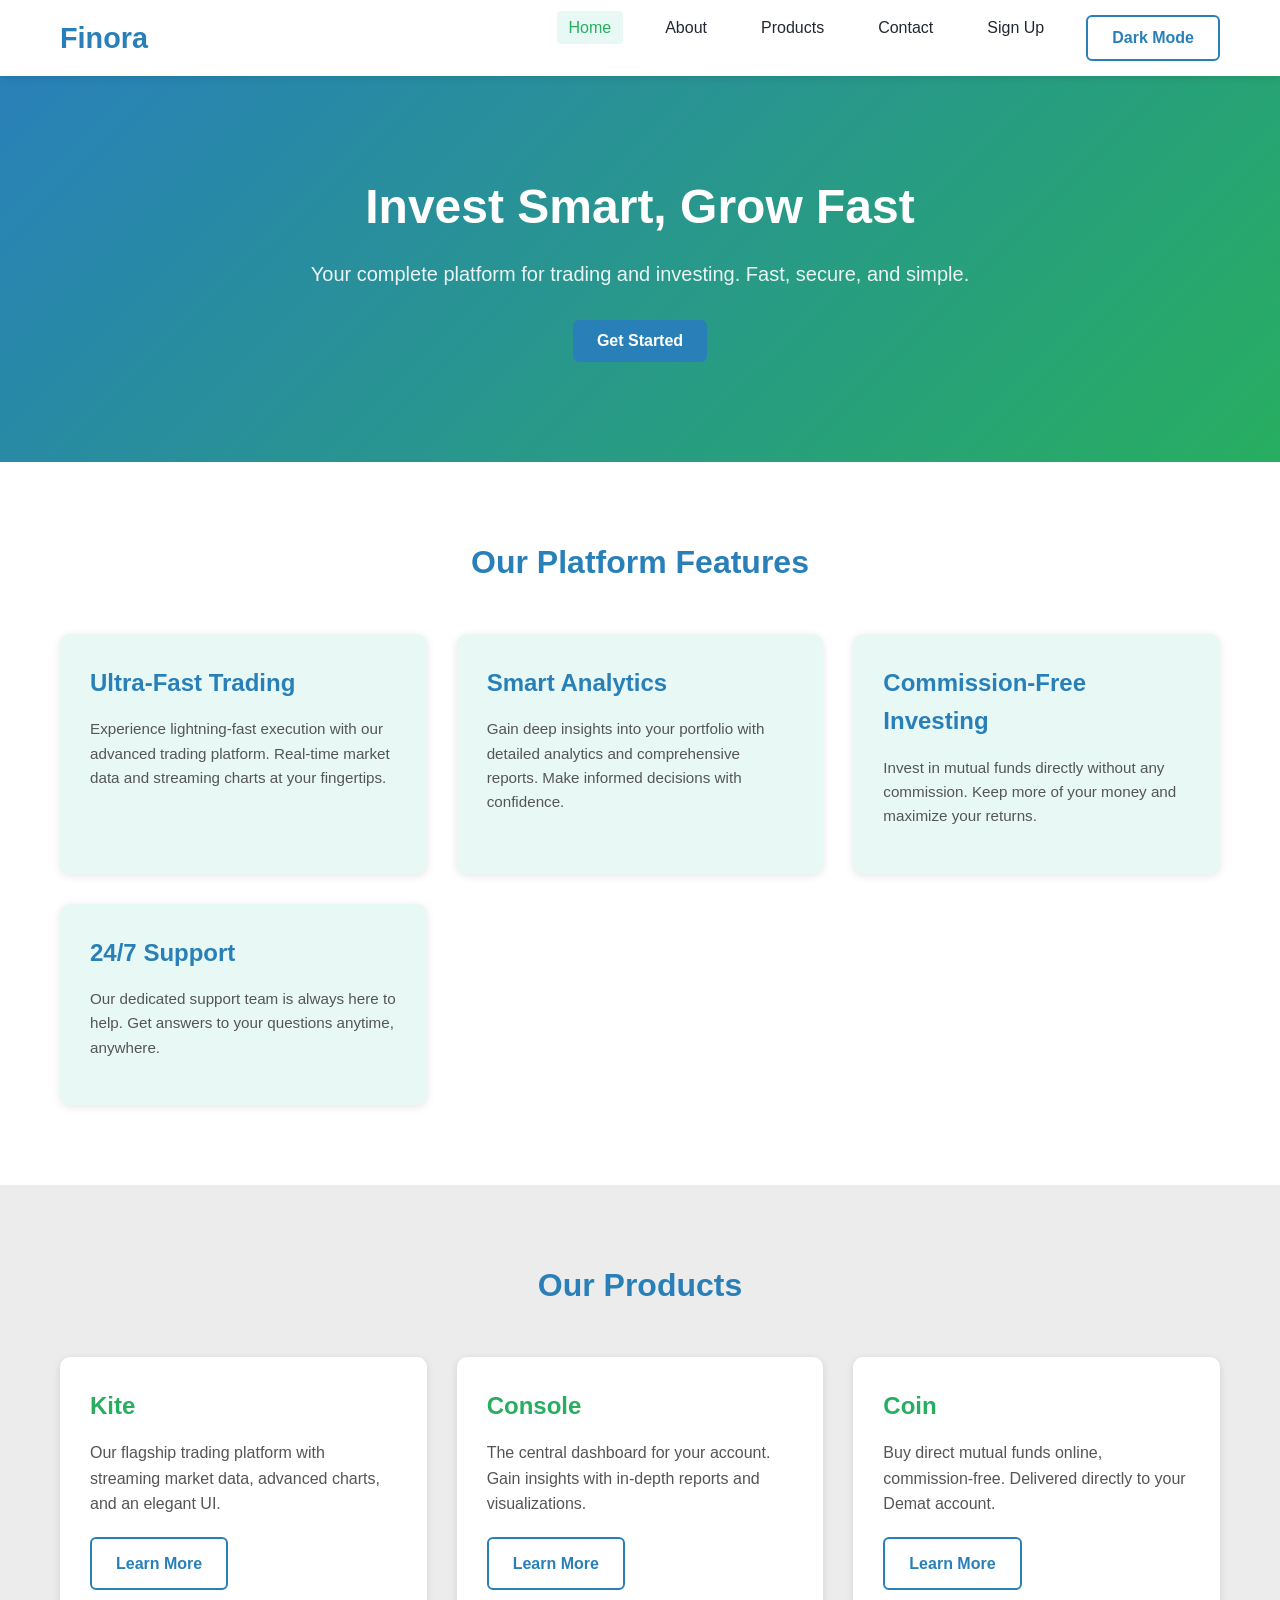
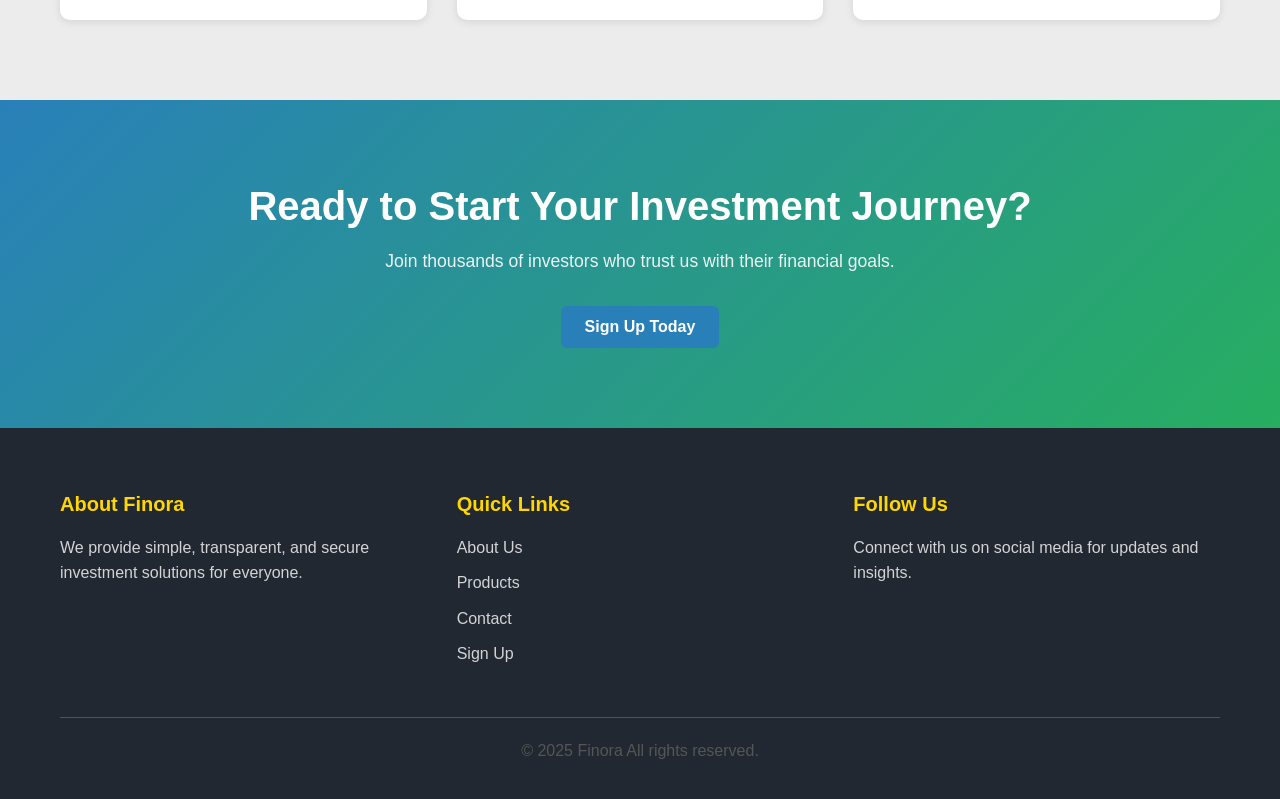
<file: index.html>
<!DOCTYPE html>
<html lang="en">
<head>
    <meta charset="UTF-8">
    <meta name="viewport" content="width=device-width, initial-scale=1.0">
    <title>Finora - Your Investment Platform</title>
    <link rel="stylesheet" href="style/style.css">
</head>
<body>
    <!-- Navigation Bar -->
    <nav class="navbar">
        <div class="container">
            <div class="logo">
                <h1>Finora</h1>
            </div>
            <ul class="nav-links">
                <li><a href="index.html" class="active">Home</a></li>
                <li><a href="about.html">About</a></li>
                <li><a href="products.html">Products</a></li>
                <li><a href="contact.html">Contact</a></li>
                <li><a href="signup.html">Sign Up</a></li>
                <button id="themeToggle" class="btn btn-secondary">Dark Mode</button>
            </ul>
        </div>
    </nav>

    <!-- Hero Section -->
    <section class="hero">
        <div class="hero-content">
            <h2>Invest Smart, Grow Fast</h2>
            <p>Your complete platform for trading and investing. Fast, secure, and simple.</p>
            <button class="btn btn-primary">Get Started</button>
        </div>
    </section>

    <!-- Features Section -->
    <section class="features">
        <div class="container">
            <h2>Our Platform Features</h2>
            <div class="features-grid">
                <div class="feature-card">
                    <h3>Ultra-Fast Trading</h3>
                    <p>Experience lightning-fast execution with our advanced trading platform. Real-time market data and streaming charts at your fingertips.</p>
                </div>
                <div class="feature-card">
                    <h3>Smart Analytics</h3>
                    <p>Gain deep insights into your portfolio with detailed analytics and comprehensive reports. Make informed decisions with confidence.</p>
                </div>
                <div class="feature-card">
                    <h3>Commission-Free Investing</h3>
                    <p>Invest in mutual funds directly without any commission. Keep more of your money and maximize your returns.</p>
                </div>
                <div class="feature-card">
                    <h3>24/7 Support</h3>
                    <p>Our dedicated support team is always here to help. Get answers to your questions anytime, anywhere.</p>
                </div>
            </div>
        </div>
    </section>

    <!-- Products Preview Section -->
    <section class="products-preview">
        <div class="container">
            <h2>Our Products</h2>
            <div class="products-grid">
                <div class="product-card">
                    <h3>Kite</h3>
                    <p>Our flagship trading platform with streaming market data, advanced charts, and an elegant UI.</p>
                    <a href="products.html" class="btn btn-secondary">Learn More</a>
                </div>
                <div class="product-card">
                    <h3>Console</h3>
                    <p>The central dashboard for your account. Gain insights with in-depth reports and visualizations.</p>
                    <a href="products.html" class="btn btn-secondary">Learn More</a>
                </div>
                <div class="product-card">
                    <h3>Coin</h3>
                    <p>Buy direct mutual funds online, commission-free. Delivered directly to your Demat account.</p>
                    <a href="products.html" class="btn btn-secondary">Learn More</a>
                </div>
            </div>
        </div>
    </section>

    <!-- Call to Action Section -->
    <section class="cta">
        <div class="container">
            <h2>Ready to Start Your Investment Journey?</h2>
            <p>Join thousands of investors who trust us with their financial goals.</p>
            <button class="btn btn-primary">Sign Up Today</button>
        </div>
    </section>

    <!-- Footer -->
    <footer class="footer">
        <div class="container">
            <div class="footer-content">
                <div class="footer-section">
                    <h4>About Finora</h4>
                    <p>We provide simple, transparent, and secure investment solutions for everyone.</p>
                </div>
                <div class="footer-section">
                    <h4>Quick Links</h4>
                    <ul>
                        <li><a href="about.html">About Us</a></li>
                        <li><a href="products.html">Products</a></li>
                        <li><a href="contact.html">Contact</a></li>
                        <li><a href="signup.html">Sign Up</a></li>
                    </ul>
                </div>
                <div class="footer-section">
                    <h4>Follow Us</h4>
                    <p>Connect with us on social media for updates and insights.</p>
                </div>
            </div>
            <div class="footer-bottom">
                <p>&copy; 2025 Finora All rights reserved.</p>
            </div>
        </div>
    </footer>
    <script src="./js/script.js"></script>

</body>
</html>
</file>
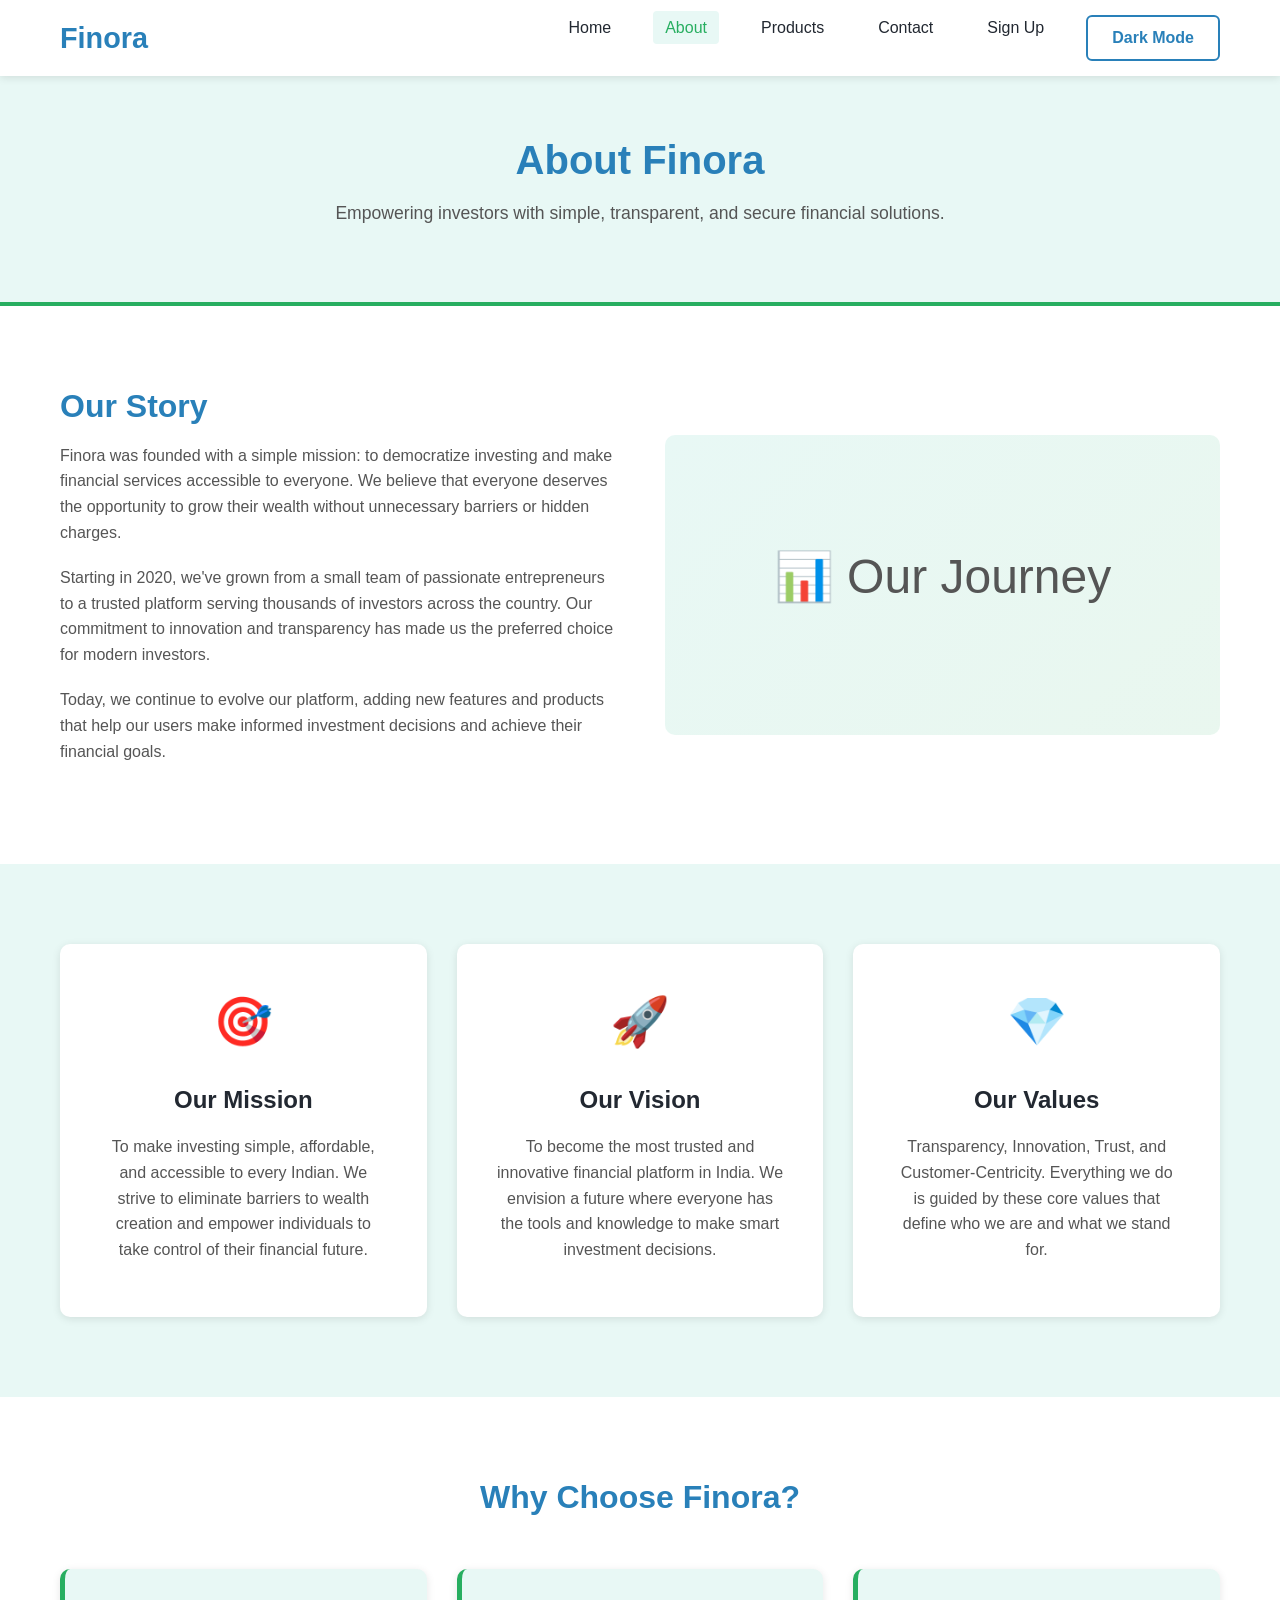
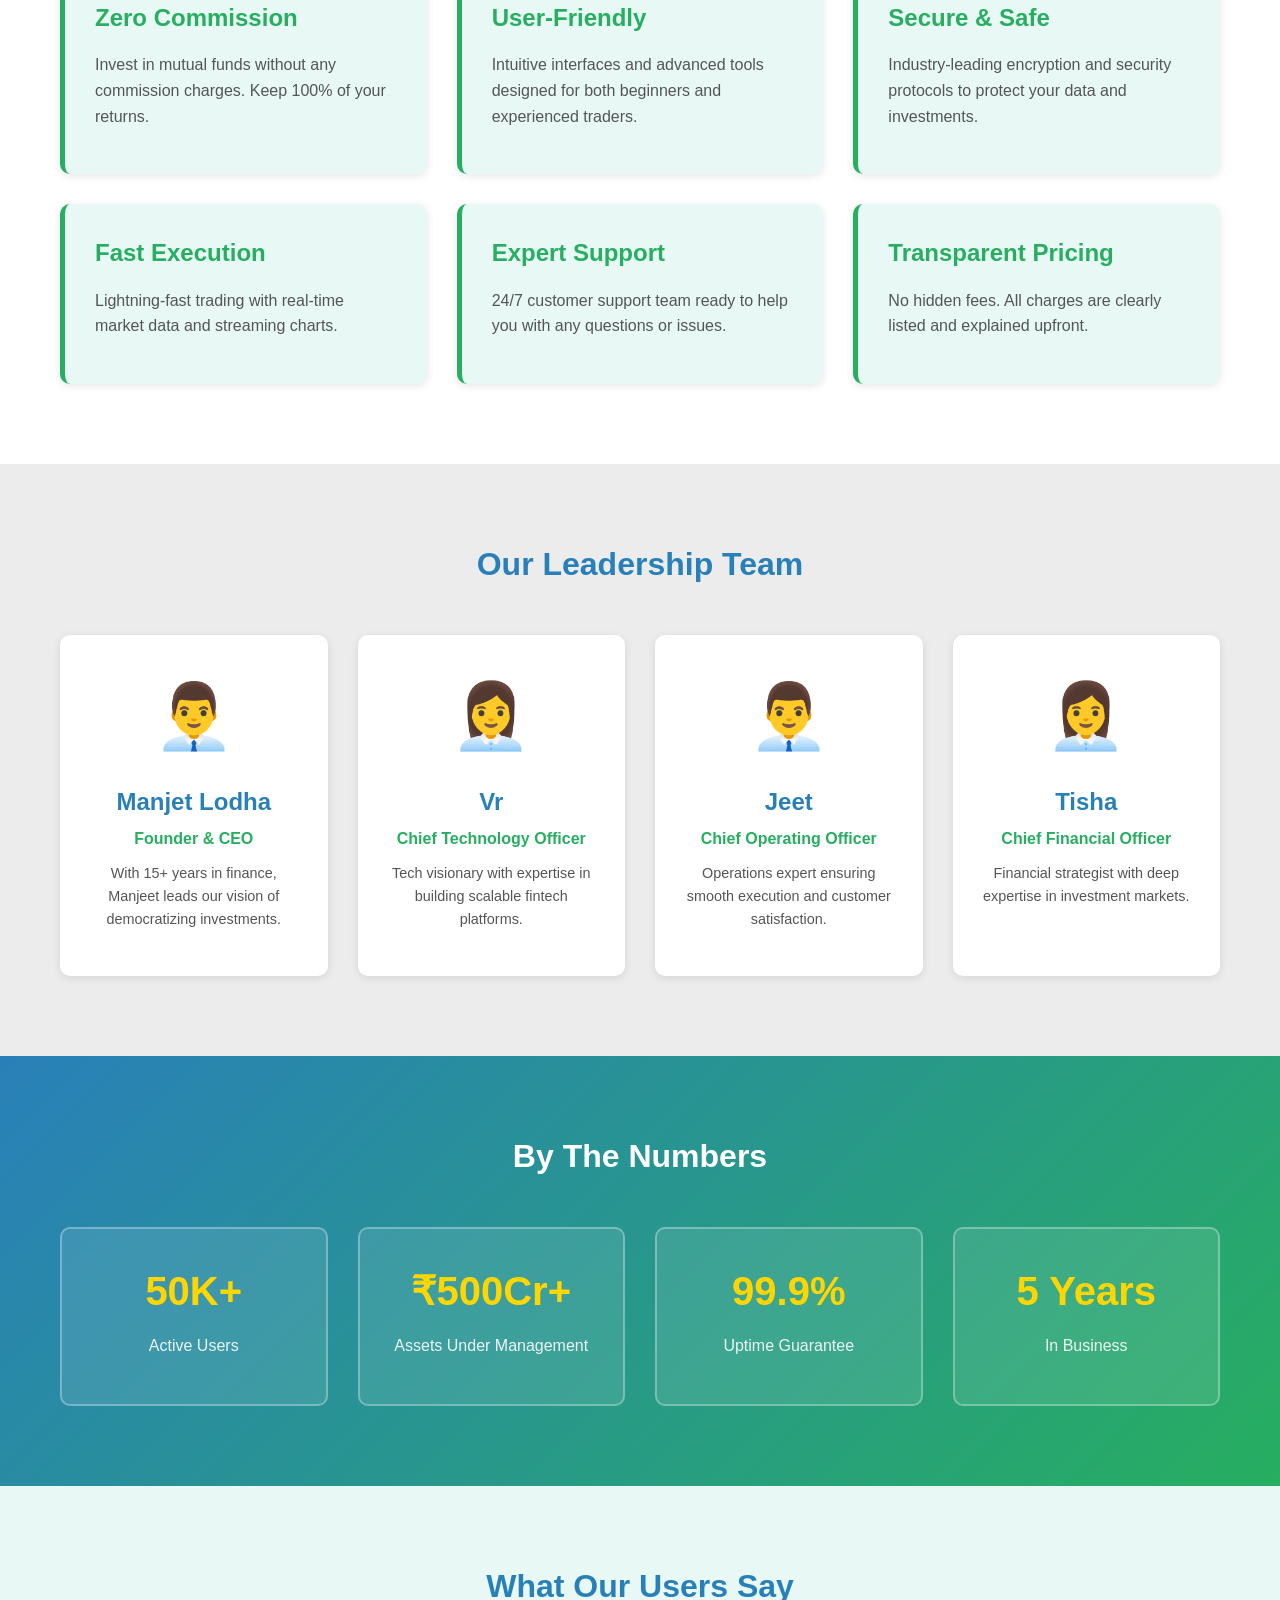
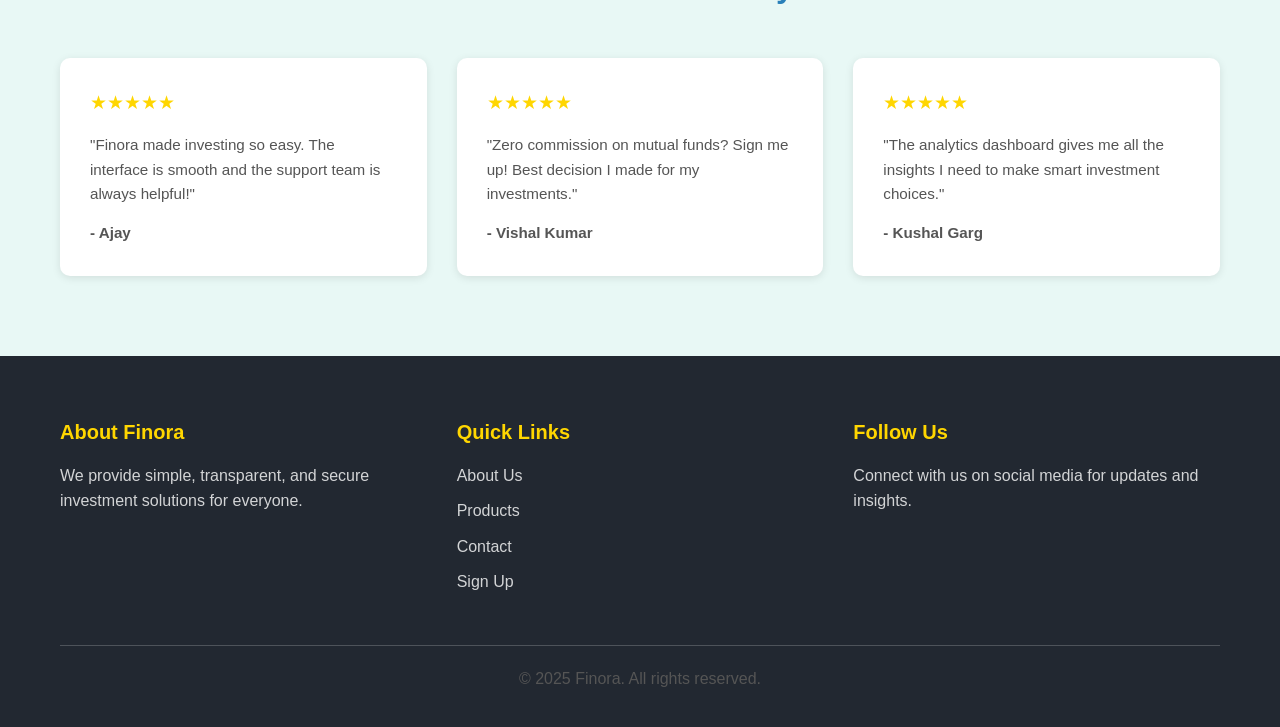
<file: about.html>
<!DOCTYPE html>
<html lang="en">
<head>
    <meta charset="UTF-8">
    <meta name="viewport" content="width=device-width, initial-scale=1.0">
    <title>About Us - Finora</title>
    <link rel="stylesheet" href="style/style.css">
</head>
<body>
    <!-- Navigation Bar -->
    <nav class="navbar">
        <div class="container">
            <div class="logo">
                <h1>Finora</h1>
            </div>
            <ul class="nav-links">
                <li><a href="index.html">Home</a></li>
                <li><a href="about.html" class="active">About</a></li>
                <li><a href="products.html">Products</a></li>
                <li><a href="contact.html">Contact</a></li>
                <li><a href="signup.html">Sign Up</a></li>
                <button id="themeToggle" class="btn btn-secondary">Dark Mode</button>
            </ul>
        </div>
    </nav>

    <!-- Page Header -->
    <section class="page-header">
        <div class="container">
            <h1>About Finora</h1>
            <p>Empowering investors with simple, transparent, and secure financial solutions.</p>
        </div>
    </section>

    <!-- About Section -->
    <section class="about-section">
        <div class="container">
            <div class="about-content">
                <div class="about-text">
                    <h2>Our Story</h2>
                    <p>Finora was founded with a simple mission: to democratize investing and make financial services accessible to everyone. We believe that everyone deserves the opportunity to grow their wealth without unnecessary barriers or hidden charges.</p>
                    <p>Starting in 2020, we've grown from a small team of passionate entrepreneurs to a trusted platform serving thousands of investors across the country. Our commitment to innovation and transparency has made us the preferred choice for modern investors.</p>
                    <p>Today, we continue to evolve our platform, adding new features and products that help our users make informed investment decisions and achieve their financial goals.</p>
                </div>
                <div class="about-image">
                    <div class="image-placeholder">
                        <p>📊 Our Journey</p>
                    </div>
                </div>
            </div>
        </div>
    </section>

    <!-- Mission & Vision -->
    <section class="mission-vision">
        <div class="container">
            <div class="mission-vision-grid">
                <div class="mission-card">
                    <div class="card-icon">🎯</div>
                    <h3>Our Mission</h3>
                    <p>To make investing simple, affordable, and accessible to every Indian. We strive to eliminate barriers to wealth creation and empower individuals to take control of their financial future.</p>
                </div>
                <div class="vision-card">
                    <div class="card-icon">🚀</div>
                    <h3>Our Vision</h3>
                    <p>To become the most trusted and innovative financial platform in India. We envision a future where everyone has the tools and knowledge to make smart investment decisions.</p>
                </div>
                <div class="values-card">
                    <div class="card-icon">💎</div>
                    <h3>Our Values</h3>
                    <p>Transparency, Innovation, Trust, and Customer-Centricity. Everything we do is guided by these core values that define who we are and what we stand for.</p>
                </div>
            </div>
        </div>
    </section>

    <!-- Why Choose Us -->
    <section class="why-choose-us">
        <div class="container">
            <h2>Why Choose Finora?</h2>
            <div class="reasons-grid">
                <div class="reason-card">
                    <h3>Zero Commission</h3>
                    <p>Invest in mutual funds without any commission charges. Keep 100% of your returns.</p>
                </div>
                <div class="reason-card">
                    <h3>User-Friendly</h3>
                    <p>Intuitive interfaces and advanced tools designed for both beginners and experienced traders.</p>
                </div>
                <div class="reason-card">
                    <h3>Secure & Safe</h3>
                    <p>Industry-leading encryption and security protocols to protect your data and investments.</p>
                </div>
                <div class="reason-card">
                    <h3>Fast Execution</h3>
                    <p>Lightning-fast trading with real-time market data and streaming charts.</p>
                </div>
                <div class="reason-card">
                    <h3>Expert Support</h3>
                    <p>24/7 customer support team ready to help you with any questions or issues.</p>
                </div>
                <div class="reason-card">
                    <h3>Transparent Pricing</h3>
                    <p>No hidden fees. All charges are clearly listed and explained upfront.</p>
                </div>
            </div>
        </div>
    </section>

    <!-- Team Section -->
    <section class="team-section">
        <div class="container">
            <h2>Our Leadership Team</h2>
            <div class="team-grid">
                <div class="team-member">
                    <div class="member-avatar">👨‍💼</div>
                    <h3>Manjet Lodha</h3>
                    <p class="position">Founder & CEO</p>
                    <p class="bio">With 15+ years in finance, Manjeet leads our vision of democratizing investments.</p>
                </div>
                <div class="team-member">
                    <div class="member-avatar">👩‍💼</div>
                    <h3>Vr</h3>
                    <p class="position">Chief Technology Officer</p>
                    <p class="bio">Tech visionary with expertise in building scalable fintech platforms.</p>
                </div>
                <div class="team-member">
                    <div class="member-avatar">👨‍💼</div>
                    <h3>Jeet </h3>
                    <p class="position">Chief Operating Officer</p>
                    <p class="bio">Operations expert ensuring smooth execution and customer satisfaction.</p>
                </div>
                <div class="team-member">
                    <div class="member-avatar">👩‍💼</div>
                    <h3>Tisha</h3>
                    <p class="position">Chief Financial Officer</p>
                    <p class="bio">Financial strategist with deep expertise in investment markets.</p>
                </div>
            </div>
        </div>
    </section>

    <!-- Stats Section -->
    <section class="stats-section">
        <div class="container">
            <h2>By The Numbers</h2>
            <div class="stats-grid">
                <div class="stat-card">
                    <div class="stat-number">50K+</div>
                    <p class="stat-label">Active Users</p>
                </div>
                <div class="stat-card">
                    <div class="stat-number">₹500Cr+</div>
                    <p class="stat-label">Assets Under Management</p>
                </div>
                <div class="stat-card">
                    <div class="stat-number">99.9%</div>
                    <p class="stat-label">Uptime Guarantee</p>
                </div>
                <div class="stat-card">
                    <div class="stat-number">5 Years</div>
                    <p class="stat-label">In Business</p>
                </div>
            </div>
        </div>
    </section>

    <!-- Testimonials Section -->
    <section class="testimonials-section">
        <div class="container">
            <h2>What Our Users Say</h2>
            <div class="testimonials-grid">
                <div class="testimonial-card">
                    <div class="rating">★★★★★</div>
                    <p>"Finora made investing so easy. The interface is smooth and the support team is always helpful!"</p>
                    <p class="author">- Ajay </p>
                </div>
                <div class="testimonial-card">
                    <div class="rating">★★★★★</div>
                    <p>"Zero commission on mutual funds? Sign me up! Best decision I made for my investments."</p>
                    <p class="author">- Vishal Kumar</p>
                </div>
                <div class="testimonial-card">
                    <div class="rating">★★★★★</div>
                    <p>"The analytics dashboard gives me all the insights I need to make smart investment choices."</p>
                    <p class="author">- Kushal Garg</p>
                </div>
            </div>
        </div>
    </section>

    <!-- Footer -->
    <footer class="footer">
        <div class="container">
            <div class="footer-content">
                <div class="footer-section">
                    <h4>About Finora</h4>
                    <p>We provide simple, transparent, and secure investment solutions for everyone.</p>
                </div>
                <div class="footer-section">
                    <h4>Quick Links</h4>
                    <ul>
                        <li><a href="about.html">About Us</a></li>
                        <li><a href="products.html">Products</a></li>
                        <li><a href="contact.html">Contact</a></li>
                        <li><a href="signup.html">Sign Up</a></li>
                    </ul>
                </div>
                <div class="footer-section">
                    <h4>Follow Us</h4>
                    <p>Connect with us on social media for updates and insights.</p>
                </div>
            </div>
            <div class="footer-bottom">
                <p>&copy; 2025 Finora. All rights reserved.</p>
            </div>
        </div>
    </footer>
    <script src="./js/script.js"></script>
</body>
</html>
</file>
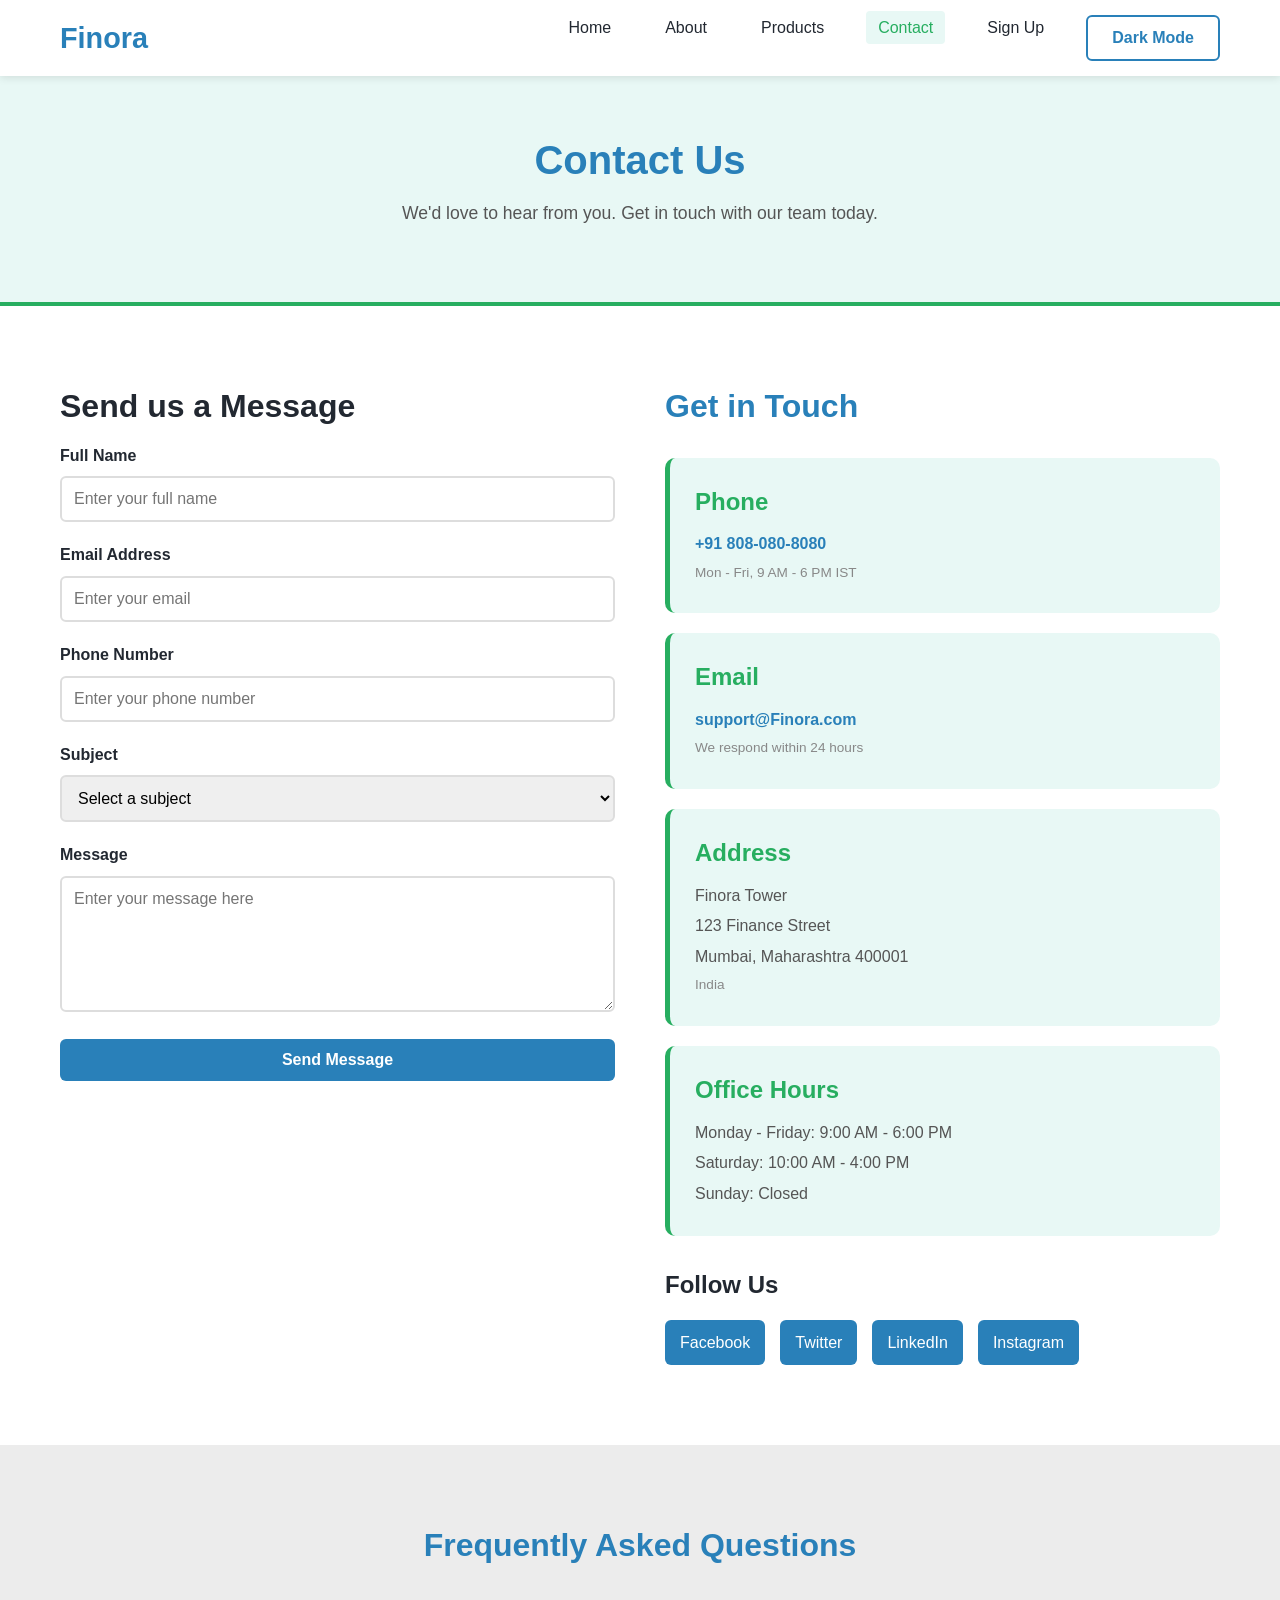
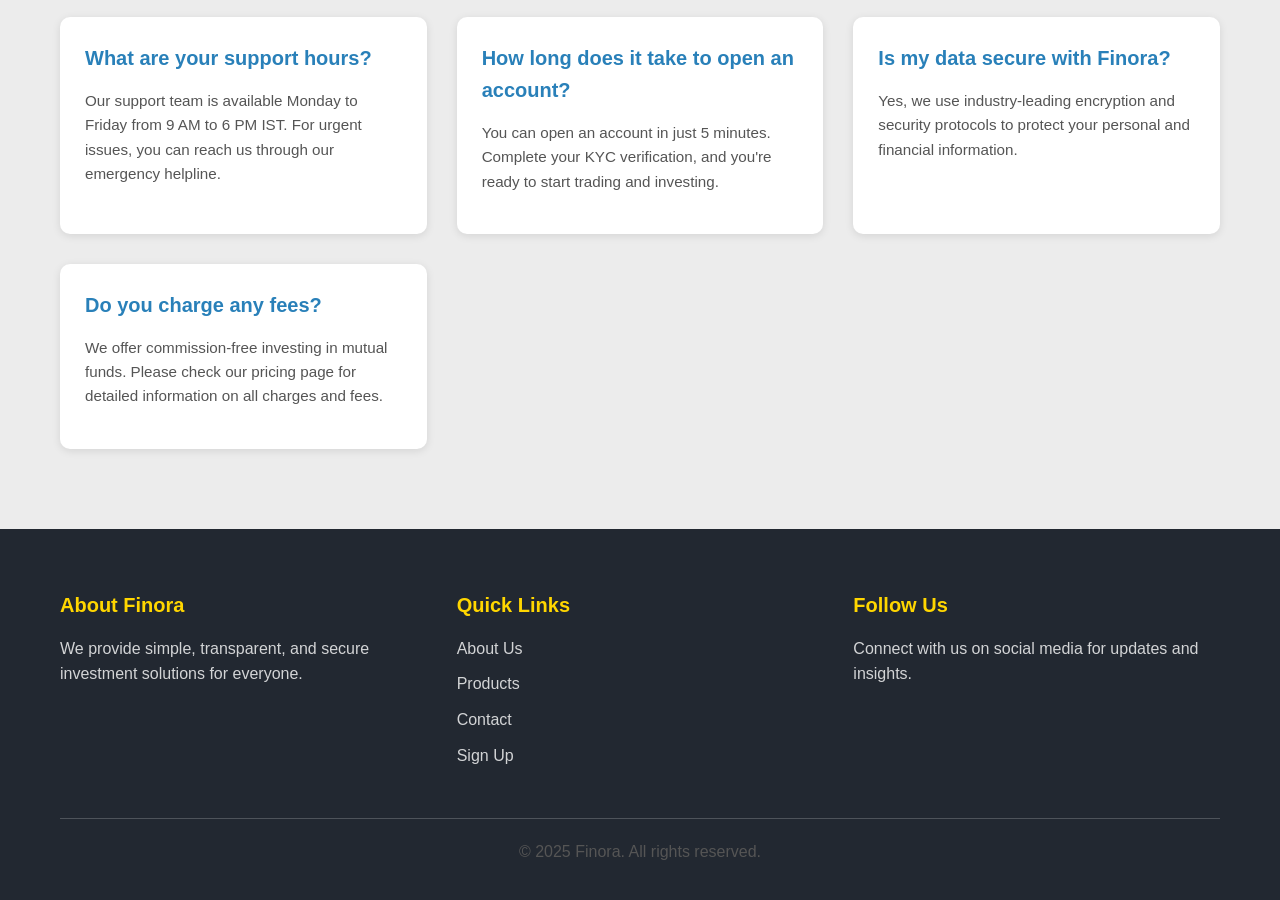
<file: contact.html>
<!DOCTYPE html>
<html lang="en">
<head>
    <meta charset="UTF-8">
    <meta name="viewport" content="width=device-width, initial-scale=1.0">
    <title>Contact Us - Finora</title>
    <link rel="stylesheet" href="style/style.css">
</head>
<body>
    <!-- Navigation Bar -->
    <nav class="navbar">
        <div class="container">
            <div class="logo">
                <h1>Finora</h1>
            </div>
            <ul class="nav-links">
                <li><a href="index.html">Home</a></li>
                <li><a href="about.html">About</a></li>
                <li><a href="products.html">Products</a></li>
                <li><a href="contact.html" class="active">Contact</a></li>
                <li><a href="signup.html">Sign Up</a></li>
                <button id="themeToggle" class="btn btn-secondary">Dark Mode</button>
            </ul>
        </div>
    </nav>

    <!-- Page Header -->
    <section class="page-header">
        <div class="container">
            <h1>Contact Us</h1>
            <p>We'd love to hear from you. Get in touch with our team today.</p>
        </div>
    </section>

    <!-- Contact Section -->
    <section class="contact-section">
        <div class="container">
            <div class="contact-wrapper">
                <!-- Contact Form -->
                <div class="contact-form-container">
                    <h2>Send us a Message</h2>
                    <form id="contactForm" class="contact-form">
                        <div class="form-group">
                            <label for="name">Full Name</label>
                            <input type="text" id="name" name="name" placeholder="Enter your full name" required>
                        </div>

                        <div class="form-group">
                            <label for="email">Email Address</label>
                            <input type="email" id="email" name="email" placeholder="Enter your email" required>
                        </div>

                        <div class="form-group">
                            <label for="phone">Phone Number</label>
                            <input type="tel" id="phone" name="phone" placeholder="Enter your phone number">
                        </div>

                        <div class="form-group">
                            <label for="subject">Subject</label>
                            <select id="subject" name="subject" required>
                                <option value="">Select a subject</option>
                                <option value="general">General Inquiry</option>
                                <option value="support">Technical Support</option>
                                <option value="trading">Trading Questions</option>
                                <option value="investment">Investment Advice</option>
                                <option value="partnership">Partnership Opportunity</option>
                            </select>
                        </div>

                        <div class="form-group">
                            <label for="message">Message</label>
                            <textarea id="message" name="message" rows="6" placeholder="Enter your message here" required></textarea>
                        </div>

                        <button type="submit" class="btn btn-primary">Send Message</button>
                    </form>
                    <div id="formMessage" class="form-message"></div>
                </div>

                <!-- Contact Information -->
                <div class="contact-info-container">
                    <h2>Get in Touch</h2>
                    
                    <div class="info-box">
                        <h3>Phone</h3>
                        <p><a href="tel:+918080808080">+91 808-080-8080</a></p>
                        <p class="info-detail">Mon - Fri, 9 AM - 6 PM IST</p>
                    </div>

                    <div class="info-box">
                        <h3>Email</h3>
                        <p><a href="mailto:support@Finora.com">support@Finora.com</a></p>
                        <p class="info-detail">We respond within 24 hours</p>
                    </div>

                    <div class="info-box">
                        <h3>Address</h3>
                        <p>Finora Tower</p>
                        <p>123 Finance Street</p>
                        <p>Mumbai, Maharashtra 400001</p>
                        <p class="info-detail">India</p>
                    </div>

                    <div class="info-box">
                        <h3>Office Hours</h3>
                        <p>Monday - Friday: 9:00 AM - 6:00 PM</p>
                        <p>Saturday: 10:00 AM - 4:00 PM</p>
                        <p>Sunday: Closed</p>
                    </div>

                    <div class="social-links">
                        <h3>Follow Us</h3>
                        <div class="social-icons">
                            <a href="#" class="social-link">Facebook</a>
                            <a href="#" class="social-link">Twitter</a>
                            <a href="#" class="social-link">LinkedIn</a>
                            <a href="#" class="social-link">Instagram</a>
                        </div>
                    </div>
                </div>
            </div>
        </div>
    </section>

    <!-- FAQ Section -->
    <section class="faq-section">
        <div class="container">
            <h2>Frequently Asked Questions</h2>
            <div class="faq-grid">
                <div class="faq-item">
                    <h4>What are your support hours?</h4>
                    <p>Our support team is available Monday to Friday from 9 AM to 6 PM IST. For urgent issues, you can reach us through our emergency helpline.</p>
                </div>
                <div class="faq-item">
                    <h4>How long does it take to open an account?</h4>
                    <p>You can open an account in just 5 minutes. Complete your KYC verification, and you're ready to start trading and investing.</p>
                </div>
                <div class="faq-item">
                    <h4>Is my data secure with Finora?</h4>
                    <p>Yes, we use industry-leading encryption and security protocols to protect your personal and financial information.</p>
                </div>
                <div class="faq-item">
                    <h4>Do you charge any fees?</h4>
                    <p>We offer commission-free investing in mutual funds. Please check our pricing page for detailed information on all charges and fees.</p>
                </div>
            </div>
        </div>
    </section>

    <!-- Footer -->
    <footer class="footer">
        <div class="container">
            <div class="footer-content">
                <div class="footer-section">
                    <h4>About Finora</h4>
                    <p>We provide simple, transparent, and secure investment solutions for everyone.</p>
                </div>
                <div class="footer-section">
                    <h4>Quick Links</h4>
                    <ul>
                        <li><a href="about.html">About Us</a></li>
                        <li><a href="products.html">Products</a></li>
                        <li><a href="contact.html">Contact</a></li>
                        <li><a href="signup.html">Sign Up</a></li>
                    </ul>
                </div>
                <div class="footer-section">
                    <h4>Follow Us</h4>
                    <p>Connect with us on social media for updates and insights.</p>
                </div>
            </div>
            <div class="footer-bottom">
                <p>&copy; 2025 Finora. All rights reserved.</p>
            </div>
        </div>
    </footer>
    <script src="./js/script.js"></script>
</body>
</html>
</file>
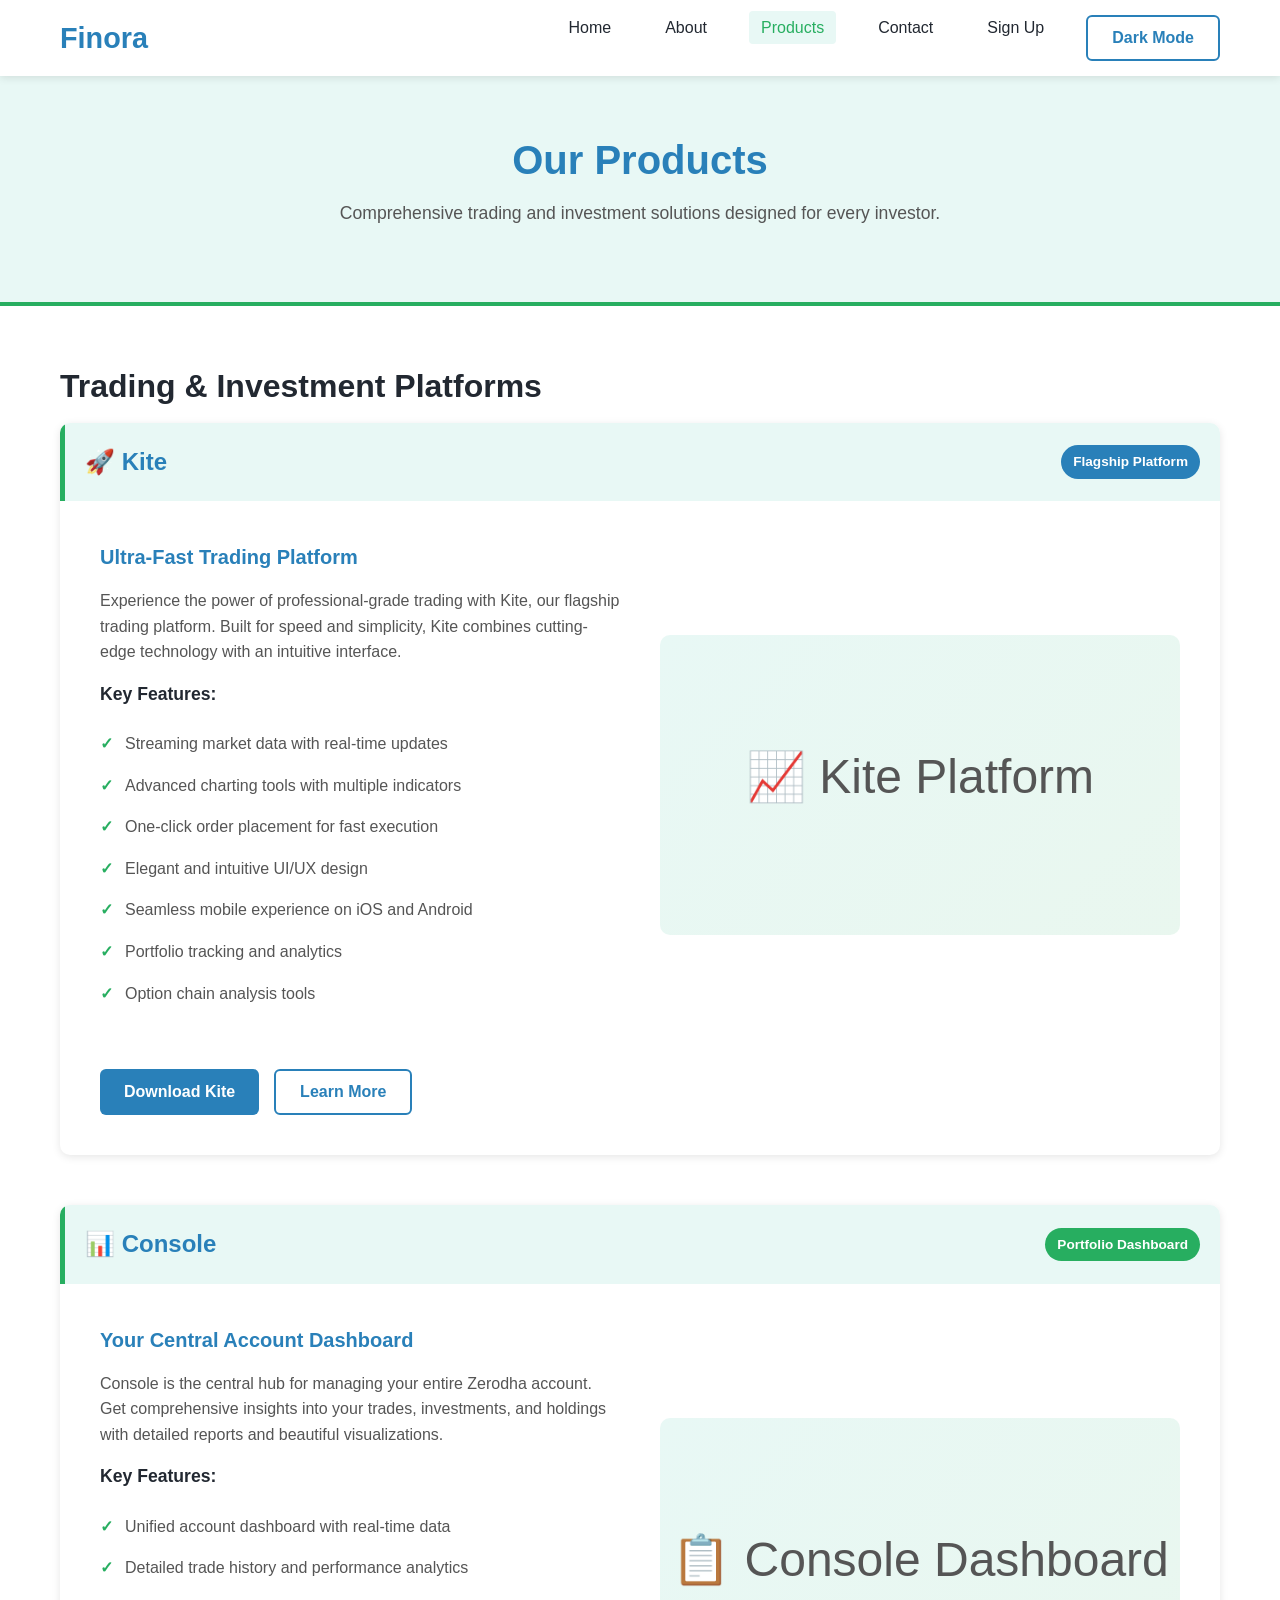
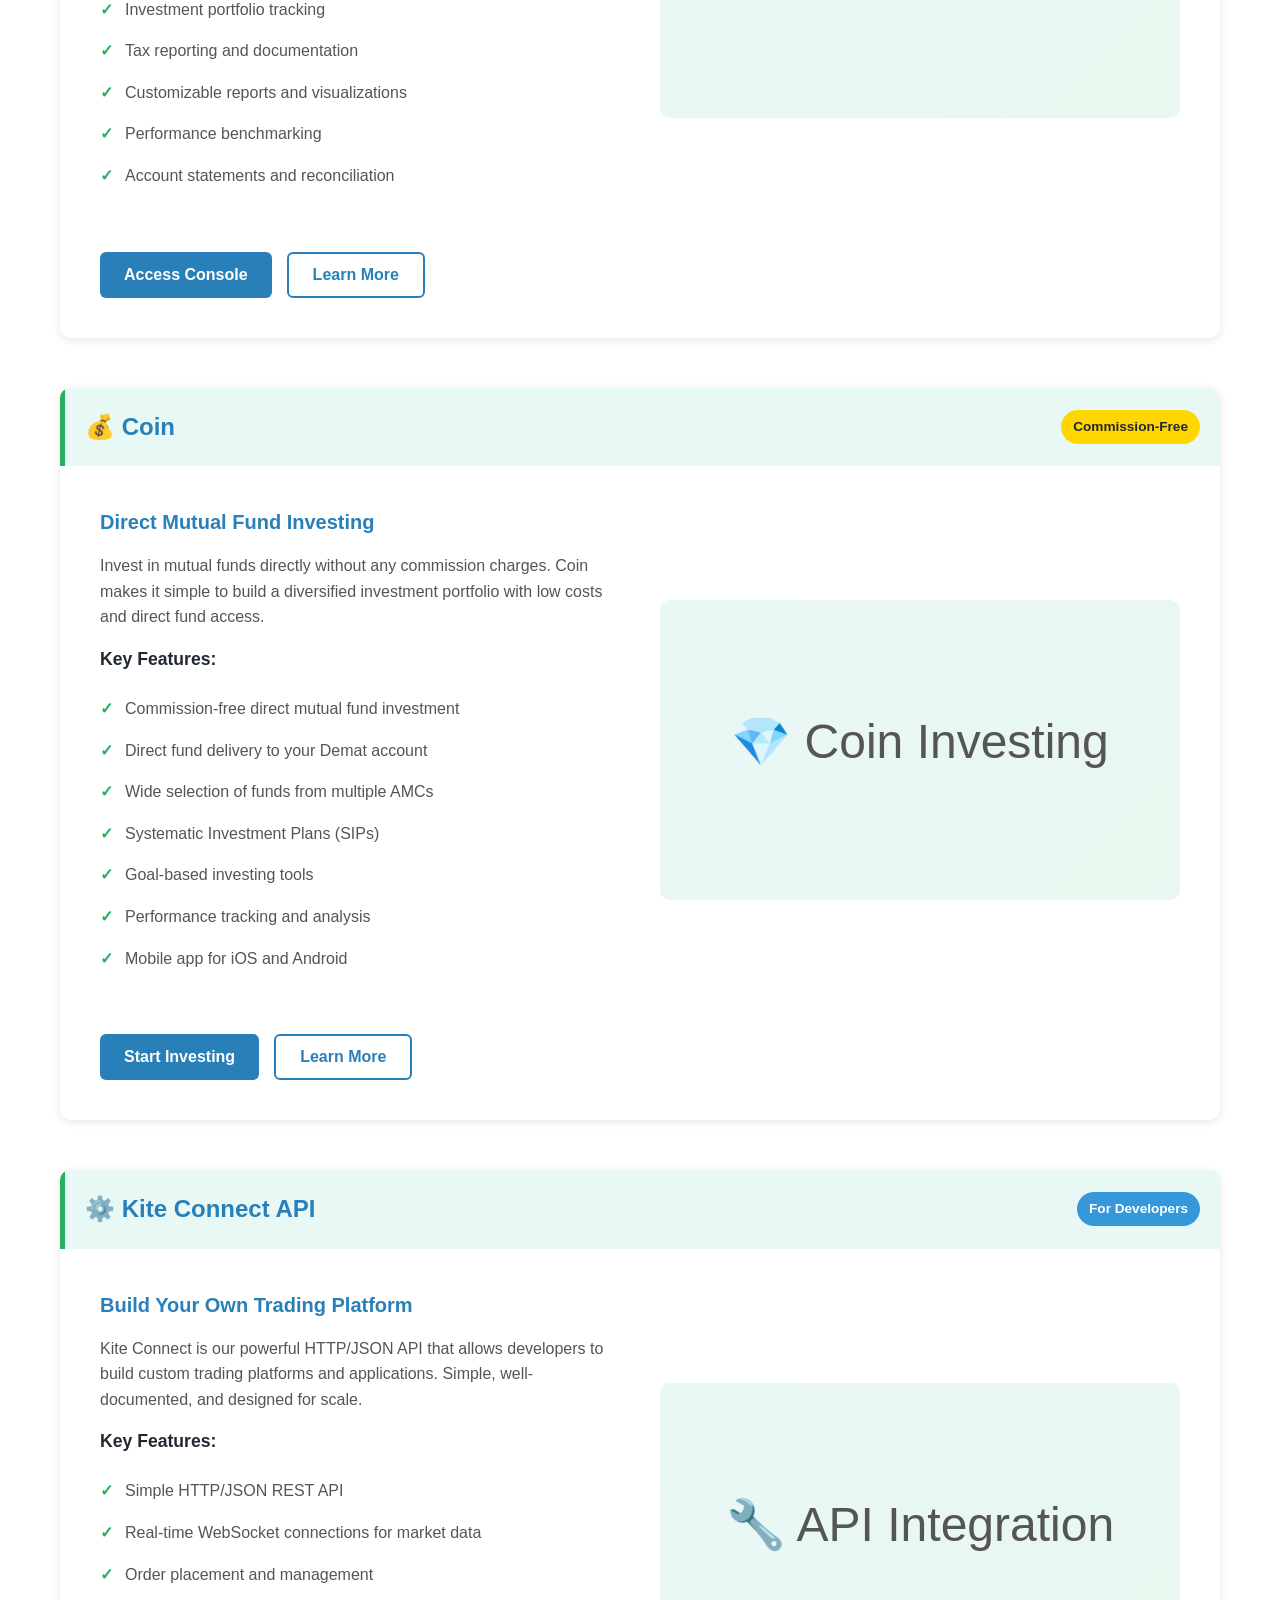
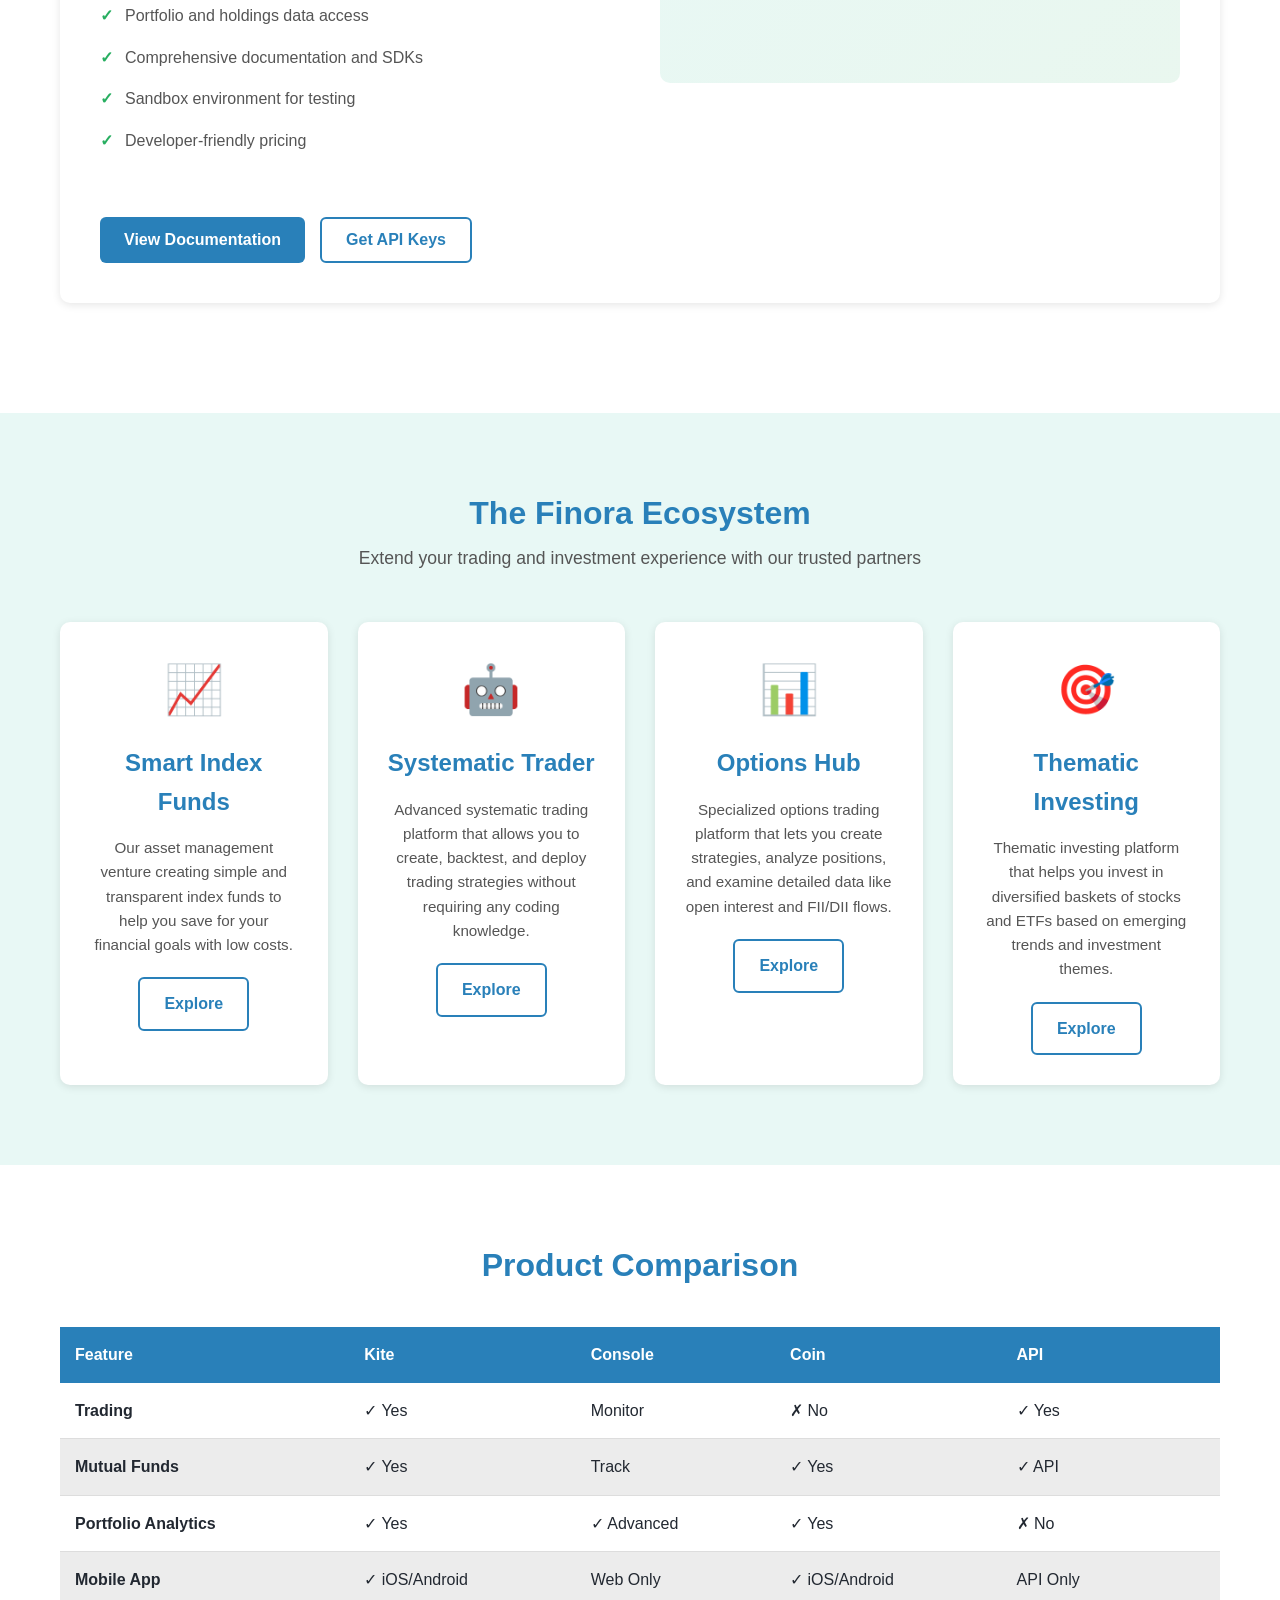
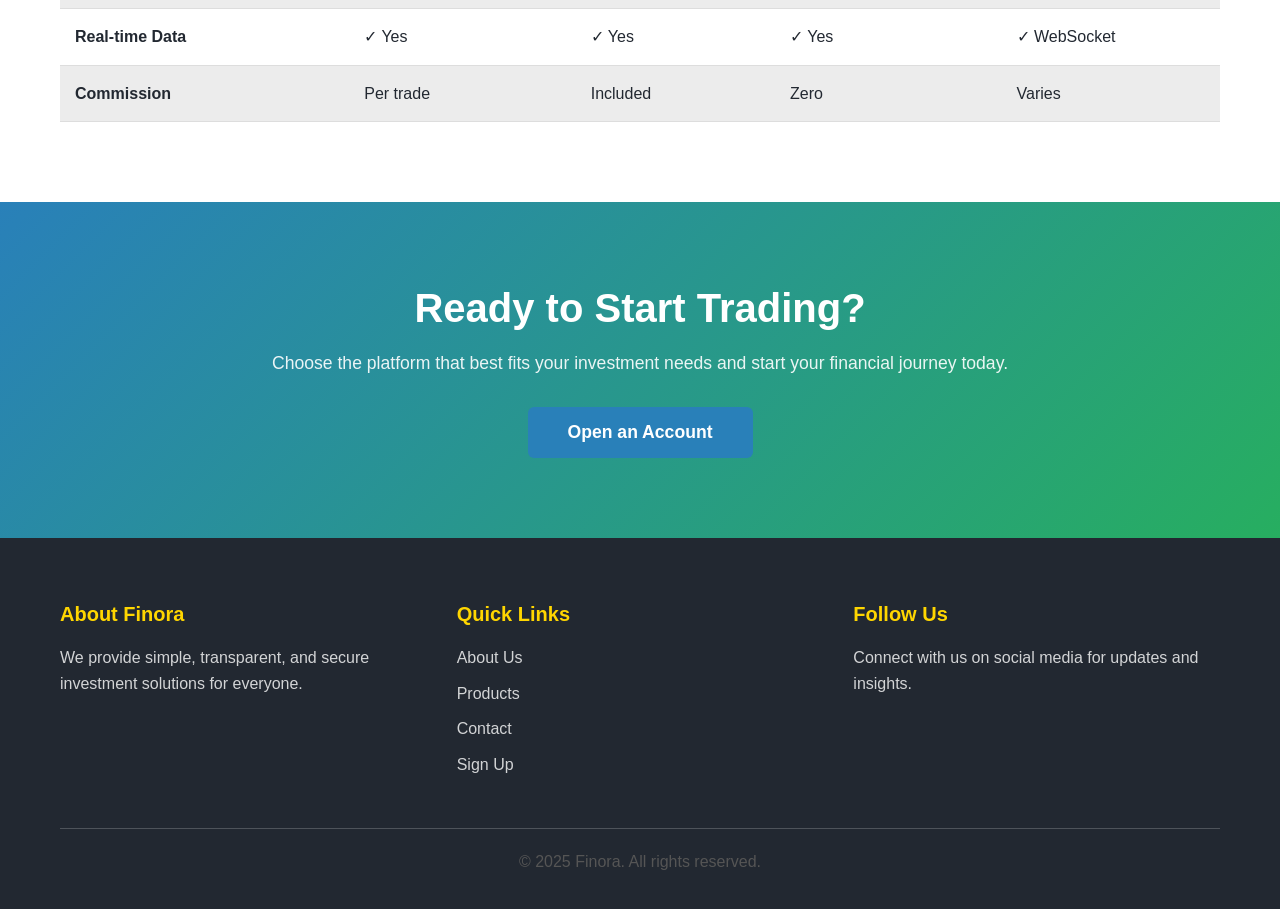
<file: products.html>
<!DOCTYPE html>
<html lang="en">
<head>
    <meta charset="UTF-8">
    <meta name="viewport" content="width=device-width, initial-scale=1.0">
    <title>Our Products - Finora</title>
    <link rel="stylesheet" href="style/style.css">
</head>
<body>
    <!-- Navigation Bar -->
    <nav class="navbar">
        <div class="container">
            <div class="logo">
                <h1>Finora</h1>
            </div>
            <ul class="nav-links">
                <li><a href="index.html">Home</a></li>
                <li><a href="about.html">About</a></li>
                <li><a href="products.html" class="active">Products</a></li>
                <li><a href="contact.html">Contact</a></li>
                <li><a href="signup.html">Sign Up</a></li>
                <button id="themeToggle" class="btn btn-secondary">Dark Mode</button>
            </ul>
        </div>
    </nav>

    <!-- Page Header -->
    <section class="page-header">
        <div class="container">
            <h1>Our Products</h1>
            <p>Comprehensive trading and investment solutions designed for every investor.</p>
        </div>
    </section>

    <!-- Main Products Section -->
    <section class="products-main">
        <div class="container">
            <h2>Trading & Investment Platforms</h2>
            
            <!-- Product 1: Kite -->
            <div class="product-detail">
                <div class="product-header">
                    <h3>🚀 Kite</h3>
                    <span class="badge badge-primary">Flagship Platform</span>
                </div>
                <div class="product-body">
                    <div class="product-description">
                        <h4>Ultra-Fast Trading Platform</h4>
                        <p>Experience the power of professional-grade trading with Kite, our flagship trading platform. Built for speed and simplicity, Kite combines cutting-edge technology with an intuitive interface.</p>
                        <h5>Key Features:</h5>
                        <ul class="features-list">
                            <li>Streaming market data with real-time updates</li>
                            <li>Advanced charting tools with multiple indicators</li>
                            <li>One-click order placement for fast execution</li>
                            <li>Elegant and intuitive UI/UX design</li>
                            <li>Seamless mobile experience on iOS and Android</li>
                            <li>Portfolio tracking and analytics</li>
                            <li>Option chain analysis tools</li>
                        </ul>
                    </div>
                    <div class="product-image">
                        <div class="image-placeholder">
                            <p>📈 Kite Platform</p>
                        </div>
                    </div>
                </div>
                <div class="product-cta">
                    <button class="btn btn-primary">Download Kite</button>
                    <button class="btn btn-secondary">Learn More</button>
                </div>
            </div>

            <!-- Product 2: Console -->
            <div class="product-detail">
                <div class="product-header">
                    <h3>📊 Console</h3>
                    <span class="badge badge-success">Portfolio Dashboard</span>
                </div>
                <div class="product-body">
                    <div class="product-description">
                        <h4>Your Central Account Dashboard</h4>
                        <p>Console is the central hub for managing your entire Zerodha account. Get comprehensive insights into your trades, investments, and holdings with detailed reports and beautiful visualizations.</p>
                        <h5>Key Features:</h5>
                        <ul class="features-list">
                            <li>Unified account dashboard with real-time data</li>
                            <li>Detailed trade history and performance analytics</li>
                            <li>Investment portfolio tracking</li>
                            <li>Tax reporting and documentation</li>
                            <li>Customizable reports and visualizations</li>
                            <li>Performance benchmarking</li>
                            <li>Account statements and reconciliation</li>
                        </ul>
                    </div>
                    <div class="product-image">
                        <div class="image-placeholder">
                            <p>📋 Console Dashboard</p>
                        </div>
                    </div>
                </div>
                <div class="product-cta">
                    <button class="btn btn-primary">Access Console</button>
                    <button class="btn btn-secondary">Learn More</button>
                </div>
            </div>

            <!-- Product 3: Coin -->
            <div class="product-detail">
                <div class="product-header">
                    <h3>💰 Coin</h3>
                    <span class="badge badge-accent">Commission-Free</span>
                </div>
                <div class="product-body">
                    <div class="product-description">
                        <h4>Direct Mutual Fund Investing</h4>
                        <p>Invest in mutual funds directly without any commission charges. Coin makes it simple to build a diversified investment portfolio with low costs and direct fund access.</p>
                        <h5>Key Features:</h5>
                        <ul class="features-list">
                            <li>Commission-free direct mutual fund investment</li>
                            <li>Direct fund delivery to your Demat account</li>
                            <li>Wide selection of funds from multiple AMCs</li>
                            <li>Systematic Investment Plans (SIPs)</li>
                            <li>Goal-based investing tools</li>
                            <li>Performance tracking and analysis</li>
                            <li>Mobile app for iOS and Android</li>
                        </ul>
                    </div>
                    <div class="product-image">
                        <div class="image-placeholder">
                            <p>💎 Coin Investing</p>
                        </div>
                    </div>
                </div>
                <div class="product-cta">
                    <button class="btn btn-primary">Start Investing</button>
                    <button class="btn btn-secondary">Learn More</button>
                </div>
            </div>

            <!-- Product 4: Kite Connect API -->
            <div class="product-detail">
                <div class="product-header">
                    <h3>⚙️ Kite Connect API</h3>
                    <span class="badge badge-info">For Developers</span>
                </div>
                <div class="product-body">
                    <div class="product-description">
                        <h4>Build Your Own Trading Platform</h4>
                        <p>Kite Connect is our powerful HTTP/JSON API that allows developers to build custom trading platforms and applications. Simple, well-documented, and designed for scale.</p>
                        <h5>Key Features:</h5>
                        <ul class="features-list">
                            <li>Simple HTTP/JSON REST API</li>
                            <li>Real-time WebSocket connections for market data</li>
                            <li>Order placement and management</li>
                            <li>Portfolio and holdings data access</li>
                            <li>Comprehensive documentation and SDKs</li>
                            <li>Sandbox environment for testing</li>
                            <li>Developer-friendly pricing</li>
                        </ul>
                    </div>
                    <div class="product-image">
                        <div class="image-placeholder">
                            <p>🔧 API Integration</p>
                        </div>
                    </div>
                </div>
                <div class="product-cta">
                    <button class="btn btn-primary">View Documentation</button>
                    <button class="btn btn-secondary">Get API Keys</button>
                </div>
            </div>
        </div>
    </section>

    <!-- Partner Products Section -->
    <section class="partner-products">
        <div class="container">
            <h2>The Finora Ecosystem</h2>
            <p class="section-subtitle">Extend your trading and investment experience with our trusted partners</p>
            
            <div class="partner-grid">
                <div class="partner-card">
                    <div class="partner-icon">📈</div>
                    <h3>Smart Index Funds</h3>
                    <p>Our asset management venture creating simple and transparent index funds to help you save for your financial goals with low costs.</p>
                    <a href="#" class="btn btn-secondary">Explore</a>
                </div>

                <div class="partner-card">
                    <div class="partner-icon">🤖</div>
                    <h3>Systematic Trader</h3>
                    <p>Advanced systematic trading platform that allows you to create, backtest, and deploy trading strategies without requiring any coding knowledge.</p>
                    <a href="#" class="btn btn-secondary">Explore</a>
                </div>

                <div class="partner-card">
                    <div class="partner-icon">📊</div>
                    <h3>Options Hub</h3>
                    <p>Specialized options trading platform that lets you create strategies, analyze positions, and examine detailed data like open interest and FII/DII flows.</p>
                    <a href="#" class="btn btn-secondary">Explore</a>
                </div>

                <div class="partner-card">
                    <div class="partner-icon">🎯</div>
                    <h3>Thematic Investing</h3>
                    <p>Thematic investing platform that helps you invest in diversified baskets of stocks and ETFs based on emerging trends and investment themes.</p>
                    <a href="#" class="btn btn-secondary">Explore</a>
                </div>
            </div>
        </div>
    </section>

    <!-- Comparison Table -->
    <section class="comparison-section">
        <div class="container">
            <h2>Product Comparison</h2>
            <div class="table-wrapper">
                <table class="comparison-table">
                    <thead>
                        <tr>
                            <th>Feature</th>
                            <th>Kite</th>
                            <th>Console</th>
                            <th>Coin</th>
                            <th>API</th>
                        </tr>
                    </thead>
                    <tbody>
                        <tr>
                            <td><strong>Trading</strong></td>
                            <td>✓ Yes</td>
                            <td>Monitor</td>
                            <td>✗ No</td>
                            <td>✓ Yes</td>
                        </tr>
                        <tr>
                            <td><strong>Mutual Funds</strong></td>
                            <td>✓ Yes</td>
                            <td>Track</td>
                            <td>✓ Yes</td>
                            <td>✓ API</td>
                        </tr>
                        <tr>
                            <td><strong>Portfolio Analytics</strong></td>
                            <td>✓ Yes</td>
                            <td>✓ Advanced</td>
                            <td>✓ Yes</td>
                            <td>✗ No</td>
                        </tr>
                        <tr>
                            <td><strong>Mobile App</strong></td>
                            <td>✓ iOS/Android</td>
                            <td>Web Only</td>
                            <td>✓ iOS/Android</td>
                            <td>API Only</td>
                        </tr>
                        <tr>
                            <td><strong>Real-time Data</strong></td>
                            <td>✓ Yes</td>
                            <td>✓ Yes</td>
                            <td>✓ Yes</td>
                            <td>✓ WebSocket</td>
                        </tr>
                        <tr>
                            <td><strong>Commission</strong></td>
                            <td>Per trade</td>
                            <td>Included</td>
                            <td>Zero</td>
                            <td>Varies</td>
                        </tr>
                    </tbody>
                </table>
            </div>
        </div>
    </section>

    <!-- CTA Section -->
    <section class="cta">
        <div class="container">
            <h2>Ready to Start Trading?</h2>
            <p>Choose the platform that best fits your investment needs and start your financial journey today.</p>
            <button class="btn btn-primary btn-lg">Open an Account</button>
        </div>
    </section>

    <!-- Footer -->
    <footer class="footer">
        <div class="container">
            <div class="footer-content">
                <div class="footer-section">
                    <h4>About Finora</h4>
                    <p>We provide simple, transparent, and secure investment solutions for everyone.</p>
                </div>
                <div class="footer-section">
                    <h4>Quick Links</h4>
                    <ul>
                        <li><a href="about.html">About Us</a></li>
                        <li><a href="products.html">Products</a></li>
                        <li><a href="contact.html">Contact</a></li>
                        <li><a href="signup.html">Sign Up</a></li>
                    </ul>
                </div>
                <div class="footer-section">
                    <h4>Follow Us</h4>
                    <p>Connect with us on social media for updates and insights.</p>
                </div>
            </div>
            <div class="footer-bottom">
                <p>&copy; 2025 Finora. All rights reserved.</p>
            </div>
        </div>
    </footer>
    <script src="./js/script.js"></script>
</body>
</html>
</file>
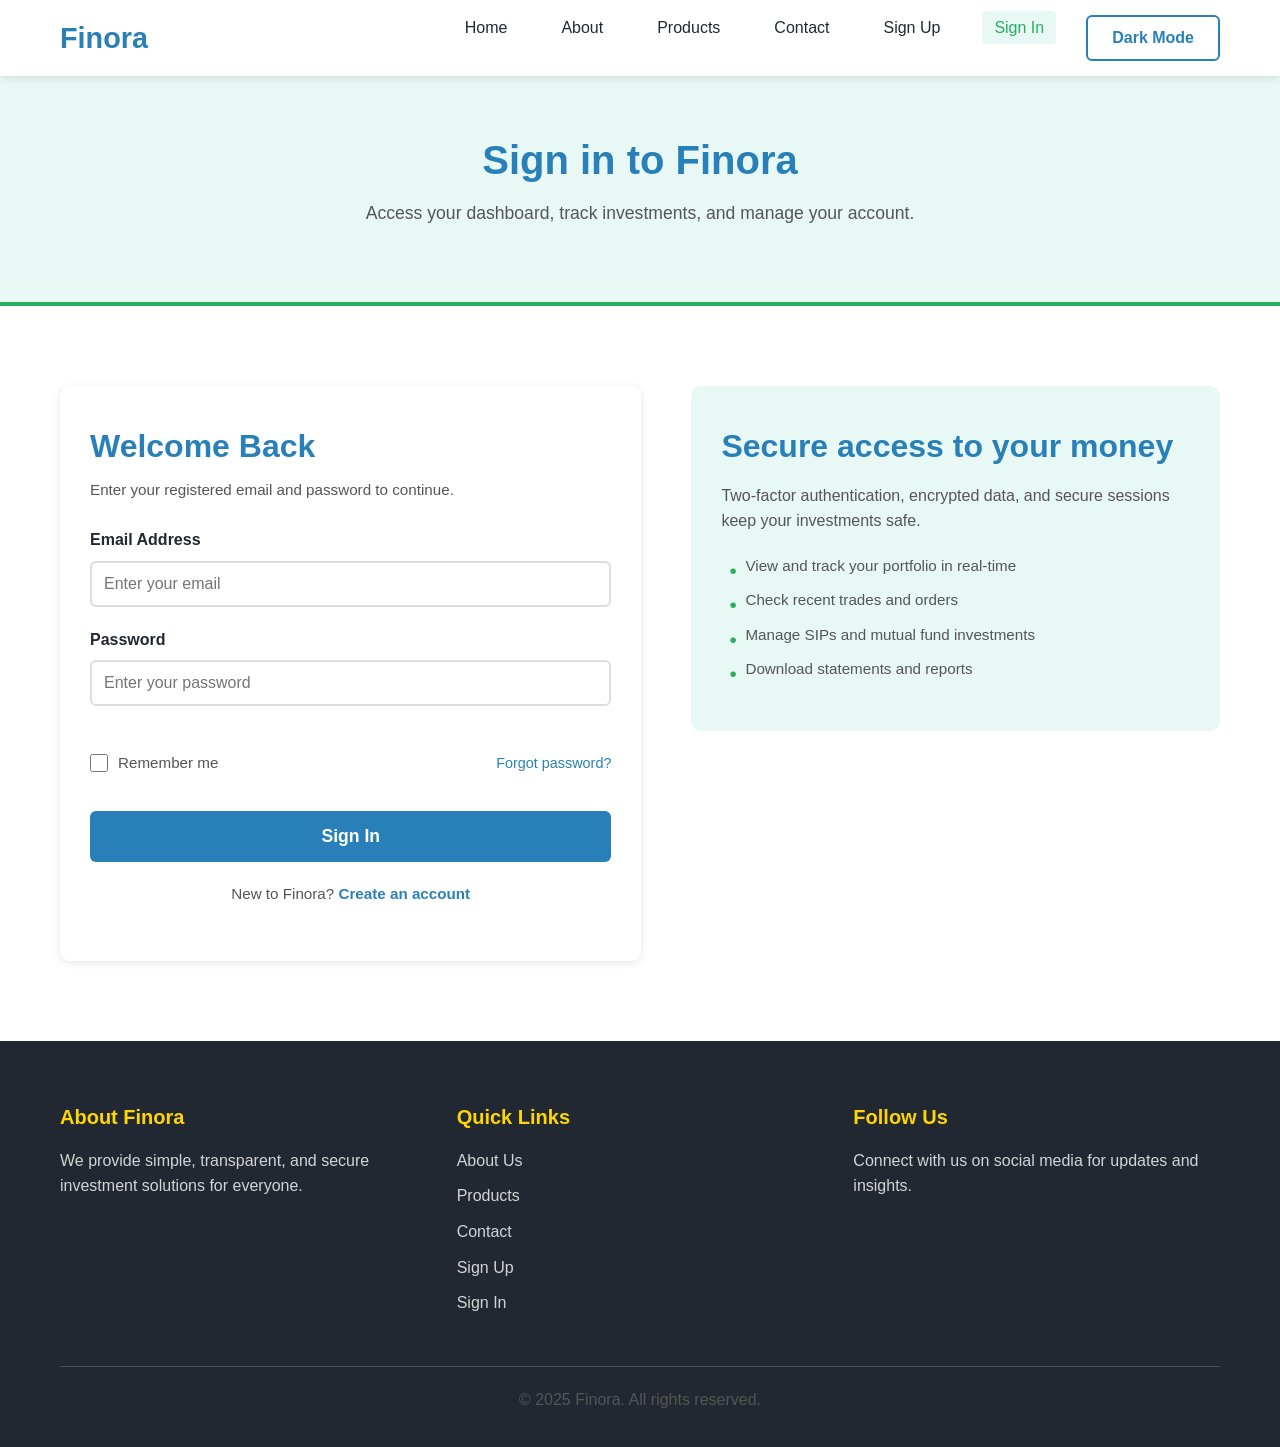
<file: signin.htm>
<!DOCTYPE html>
<html lang="en">
<head>
    <meta charset="UTF-8">
    <meta name="viewport" content="width=device-width, initial-scale=1.0">
    <title>Sign In - Finora</title>
    <link rel="stylesheet" href="style/style.css">
</head>
<body>
    <!-- Navigation Bar -->
    <nav class="navbar">
        <div class="container">
            <div class="logo">
                <h1>Finora</h1>
            </div>
            <ul class="nav-links">
                <li><a href="index.html">Home</a></li>
                <li><a href="about.html">About</a></li>
                <li><a href="products.html">Products</a></li>
                <li><a href="contact.html">Contact</a></li>
                <li><a href="signup.html">Sign Up</a></li>
                <li><a href="signin.html" class="active">Sign In</a></li>
                <button id="themeToggle" class="btn btn-secondary">Dark Mode</button>
            </ul>
        </div>
    </nav>

    <!-- Page Header -->
    <section class="page-header">
        <div class="container">
            <h1>Sign in to Finora</h1>
            <p>Access your dashboard, track investments, and manage your account.</p>
        </div>
    </section>

    <!-- Signin Section -->
    <section class="signin-section">
        <div class="container">
            <div class="signin-wrapper">
                <div class="signin-form-container">
                    <h2>Welcome Back</h2>
                    <p class="signin-subtitle">Enter your registered email and password to continue.</p>

                    <form id="signinForm" class="signin-form">
                        <div class="form-group">
                            <label for="signinEmail">Email Address</label>
                            <input type="email" id="signinEmail" name="signinEmail" placeholder="Enter your email" required>
                        </div>

                        <div class="form-group">
                            <label for="signinPassword">Password</label>
                            <input type="password" id="signinPassword" name="signinPassword" placeholder="Enter your password" required>
                        </div>

                        <div class="signin-extra">
                            <div class="checkbox-group">
                                <input type="checkbox" id="rememberMe" name="rememberMe">
                                <label for="rememberMe">Remember me</label>
                            </div>
                            <a href="#" class="forgot-link">Forgot password?</a>
                        </div>

                        <button type="submit" class="btn btn-primary btn-lg">Sign In</button>

                        <p class="signin-footer-text">
                            New to Finora?
                            <a href="signup.html">Create an account</a>
                        </p>
                    </form>

                    <div id="signinMessage" class="form-message"></div>
                </div>

                <div class="signin-info">
                    <h2>Secure access to your money</h2>
                    <p>Two-factor authentication, encrypted data, and secure sessions keep your investments safe.</p>

                    <ul class="signin-points">
                        <li>View and track your portfolio in real-time</li>
                        <li>Check recent trades and orders</li>
                        <li>Manage SIPs and mutual fund investments</li>
                        <li>Download statements and reports</li>
                    </ul>
                </div>
            </div>
        </div>
    </section>

    <!-- Footer (same as other pages) -->
    <footer class="footer">
        <div class="container">
            <div class="footer-content">
                <div class="footer-section">
                    <h4>About Finora</h4>
                    <p>We provide simple, transparent, and secure investment solutions for everyone.</p>
                </div>
                <div class="footer-section">
                    <h4>Quick Links</h4>
                    <ul>
                        <li><a href="about.html">About Us</a></li>
                        <li><a href="products.html">Products</a></li>
                        <li><a href="contact.html">Contact</a></li>
                        <li><a href="signup.html">Sign Up</a></li>
                        <li><a href="signin.html">Sign In</a></li>
                    </ul>
                </div>
                <div class="footer-section">
                    <h4>Follow Us</h4>
                    <p>Connect with us on social media for updates and insights.</p>
                </div>
            </div>
            <div class="footer-bottom">
                <p>&copy; 2025 Finora. All rights reserved.</p>
            </div>
        </div>
    </footer>

    <script src="js/script.js"></script>
</body>
</html>
</file>
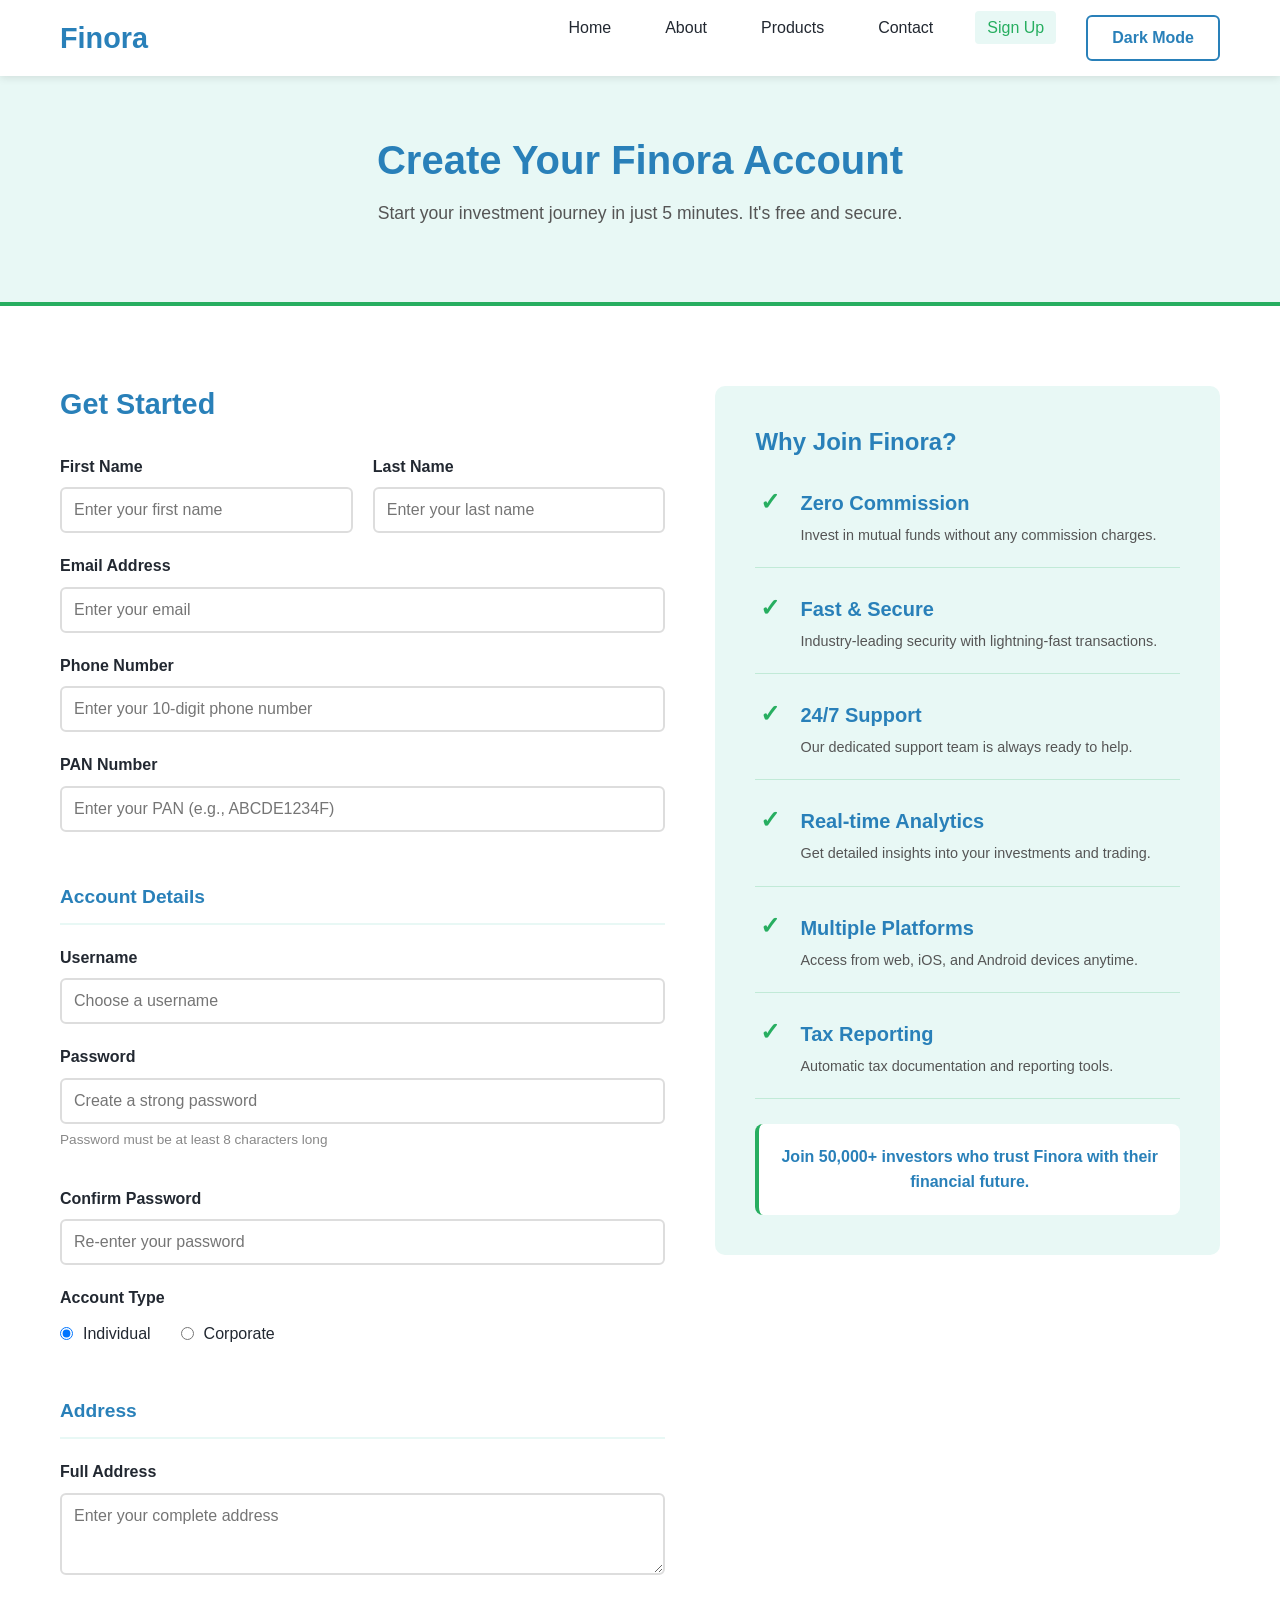
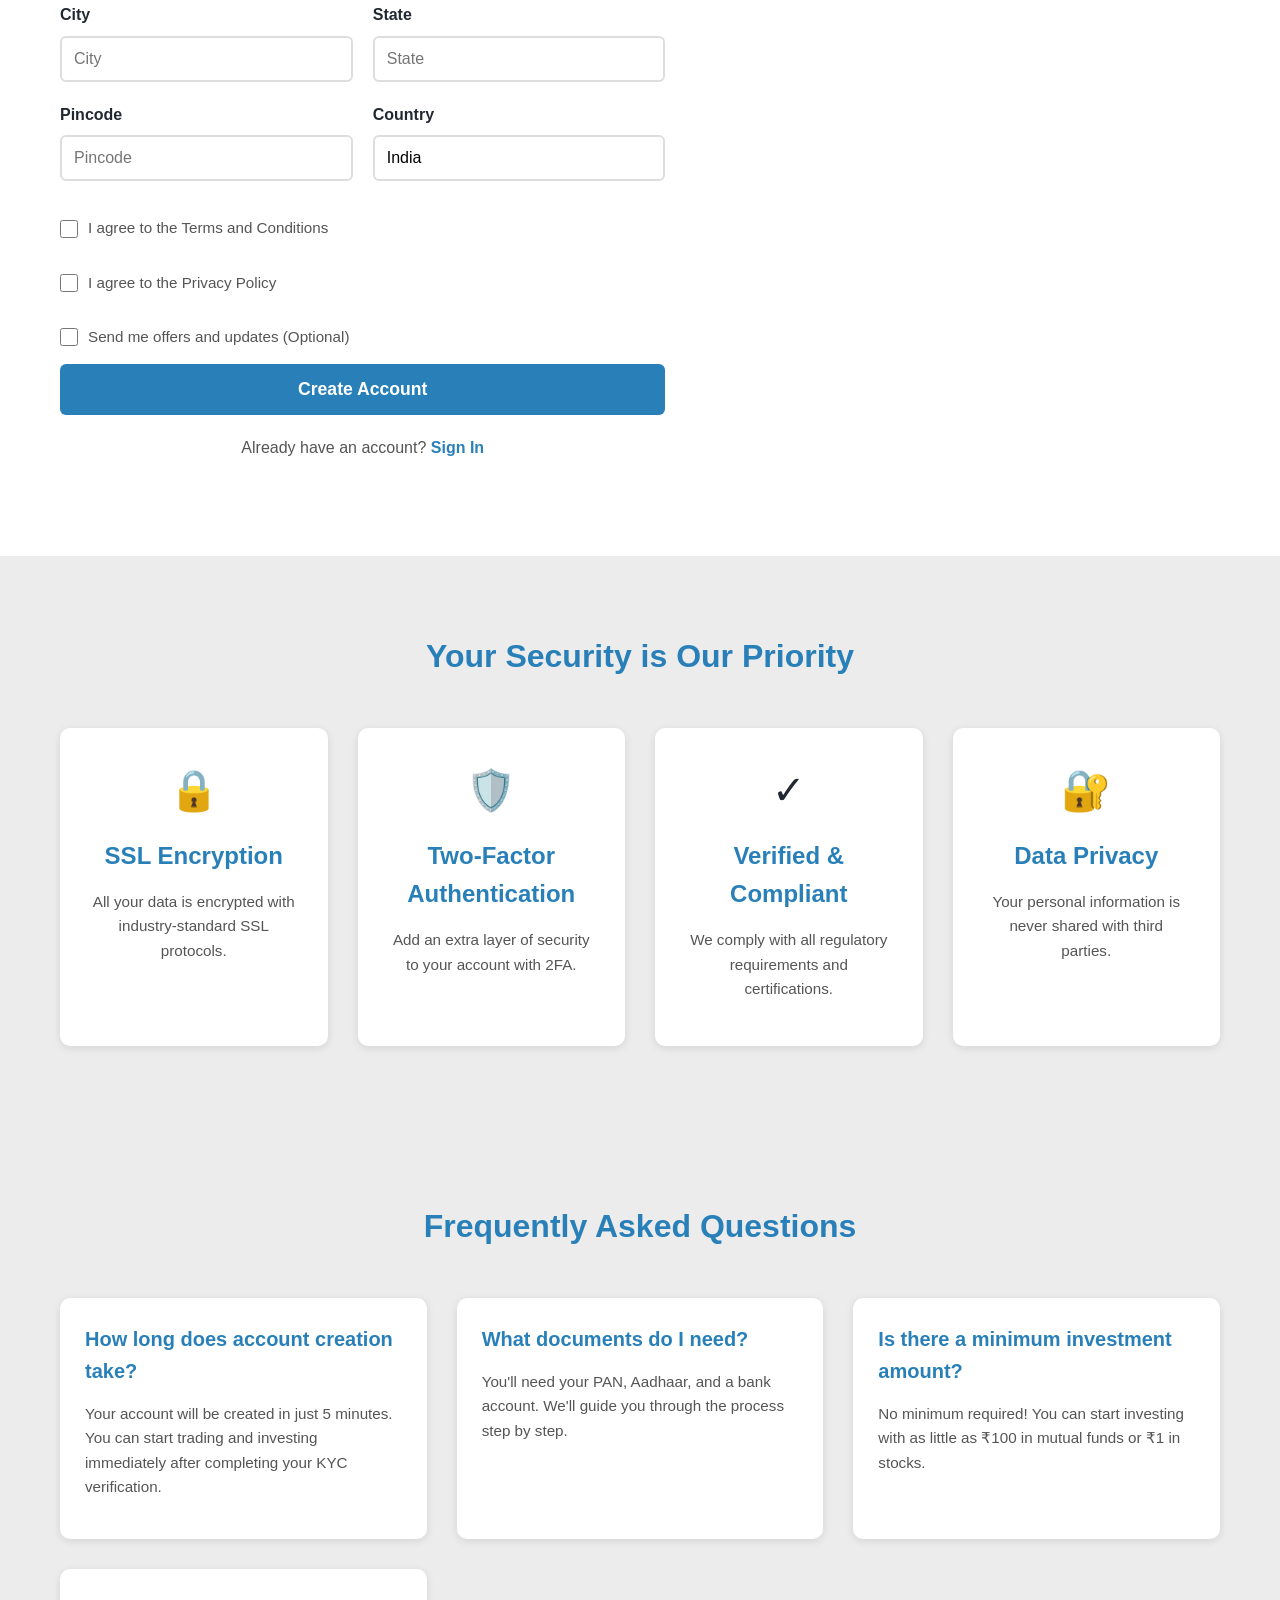
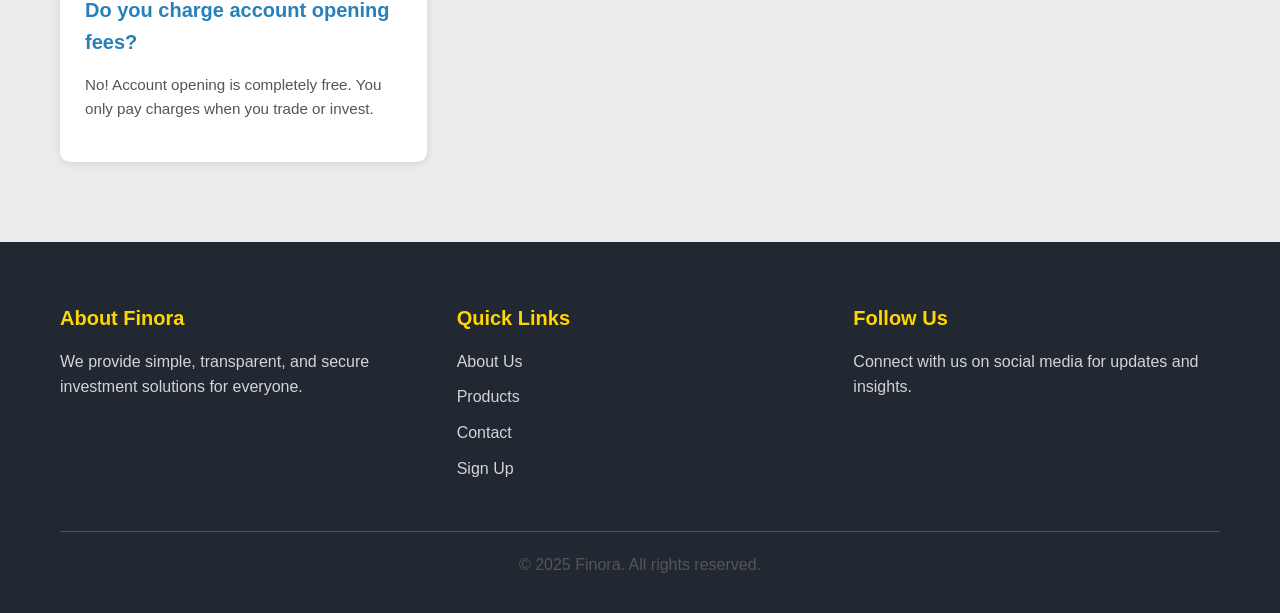
<file: signup.html>
<!DOCTYPE html>
<html lang="en">
<head>
    <meta charset="UTF-8">
    <meta name="viewport" content="width=device-width, initial-scale=1.0">
    <title>Sign Up - Finora</title>
    <link rel="stylesheet" href="style/style.css">
</head>
<body>
    <!-- Navigation Bar -->
    <nav class="navbar">
        <div class="container">
            <div class="logo">
                <h1>Finora</h1>
            </div>
            <ul class="nav-links">
                <li><a href="index.html">Home</a></li>
                <li><a href="about.html">About</a></li>
                <li><a href="products.html">Products</a></li>
                <li><a href="contact.html">Contact</a></li>
                <li><a href="signup.html" class="active">Sign Up</a></li>
                <button id="themeToggle" class="btn btn-secondary">Dark Mode</button>
            </ul>
        </div>
    </nav>

    <!-- Page Header -->
    <section class="page-header">
        <div class="container">
            <h1>Create Your Finora Account</h1>
            <p>Start your investment journey in just 5 minutes. It's free and secure.</p>
        </div>
    </section>

    <!-- Signup Section -->
    <section class="signup-section">
        <div class="container">
            <div class="signup-wrapper">
                <div class="signup-form-container">
                    <h2>Get Started</h2>
                    <form id="signupForm" class="signup-form">
                        <div class="form-row">
                            <div class="form-group">
                                <label for="firstName">First Name</label>
                                <input type="text" id="firstName" name="firstName" placeholder="Enter your first name" required>
                            </div>
                            <div class="form-group">
                                <label for="lastName">Last Name</label>
                                <input type="text" id="lastName" name="lastName" placeholder="Enter your last name" required>
                            </div>
                        </div>

                        <div class="form-group">
                            <label for="email">Email Address</label>
                            <input type="email" id="email" name="email" placeholder="Enter your email" required>
                        </div>

                        <div class="form-group">
                            <label for="phone">Phone Number</label>
                            <input type="tel" id="phone" name="phone" placeholder="Enter your 10-digit phone number" pattern="[0-9]{10}" required>
                        </div>

                        <div class="form-group">
                            <label for="pan">PAN Number</label>
                            <input type="text" id="pan" name="pan" placeholder="Enter your PAN (e.g., ABCDE1234F)" pattern="[A-Z]{5}[0-9]{4}[A-Z]{1}" required>
                        </div>


                        <h3 class="form-section-title">Account Details</h3>

                        <div class="form-group">
                            <label for="username">Username</label>
                            <input type="text" id="username" name="username" placeholder="Choose a username" minlength="5" required>
                        </div>

                        <div class="form-group">
                            <label for="password">Password</label>
                            <input type="password" id="password" name="password" placeholder="Create a strong password" minlength="8" required>
                            <p class="password-hint">Password must be at least 8 characters long</p>
                        </div>

                        <div class="form-group">
                            <label for="confirmPassword">Confirm Password</label>
                            <input type="password" id="confirmPassword" name="confirmPassword" placeholder="Re-enter your password" minlength="8" required>
                        </div>

                        <div class="form-group">
                            <label>Account Type</label>
                            <div class="radio-group">
                                <div class="radio-option">
                                    <input type="radio" id="individual" name="accountType" value="individual" checked>
                                    <label for="individual">Individual</label>
                                </div>
                                <div class="radio-option">
                                    <input type="radio" id="corporate" name="accountType" value="corporate">
                                    <label for="corporate">Corporate</label>
                                </div>
                            </div>
                        </div>

                        <!-- Address -->
                        <h3 class="form-section-title">Address</h3>

                        <div class="form-group">
                            <label for="address">Full Address</label>
                            <textarea id="address" name="address" rows="3" placeholder="Enter your complete address" required></textarea>
                        </div>

                        <div class="form-row">
                            <div class="form-group">
                                <label for="city">City</label>
                                <input type="text" id="city" name="city" placeholder="City" required>
                            </div>
                            <div class="form-group">
                                <label for="state">State</label>
                                <input type="text" id="state" name="state" placeholder="State" required>
                            </div>
                        </div>

                        <div class="form-row">
                            <div class="form-group">
                                <label for="pincode">Pincode</label>
                                <input type="text" id="pincode" name="pincode" placeholder="Pincode" pattern="[0-9]{6}" required>
                            </div>
                            <div class="form-group">
                                <label for="country">Country</label>
                                <input type="text" id="country" name="country" placeholder="Country" value="India" required>
                            </div>
                        </div>

                        <!-- Terms & Conditions -->
                        <div class="checkbox-group">
                            <input type="checkbox" id="terms" name="terms" required>
                            <label for="terms">I agree to the Terms and Conditions</label>
                        </div>

                        <div class="checkbox-group">
                            <input type="checkbox" id="privacy" name="privacy" required>
                            <label for="privacy">I agree to the Privacy Policy</label>
                        </div>

                        <div class="checkbox-group">
                            <input type="checkbox" id="marketing" name="marketing">
                            <label for="marketing">Send me offers and updates (Optional)</label>
                        </div>

                        <!-- Submit Button -->
                        <button type="submit" class="btn btn-primary btn-lg">Create Account</button>
                        <p class="login-link">Already have an account? <a href="signin.htm">Sign In</a></p>
                    </form>
                    <div id="formMessage" class="form-message"></div>
                </div>

                <!-- Signup Benefits -->
                <div class="signup-benefits">
                    <h2>Why Join Finora?</h2>
                    
                    <div class="benefit-item">
                        <div class="benefit-icon">✓</div>
                        <div class="benefit-content">
                            <h4>Zero Commission</h4>
                            <p>Invest in mutual funds without any commission charges.</p>
                        </div>
                    </div>

                    <div class="benefit-item">
                        <div class="benefit-icon">✓</div>
                        <div class="benefit-content">
                            <h4>Fast & Secure</h4>
                            <p>Industry-leading security with lightning-fast transactions.</p>
                        </div>
                    </div>

                    <div class="benefit-item">
                        <div class="benefit-icon">✓</div>
                        <div class="benefit-content">
                            <h4>24/7 Support</h4>
                            <p>Our dedicated support team is always ready to help.</p>
                        </div>
                    </div>

                    <div class="benefit-item">
                        <div class="benefit-icon">✓</div>
                        <div class="benefit-content">
                            <h4>Real-time Analytics</h4>
                            <p>Get detailed insights into your investments and trading.</p>
                        </div>
                    </div>

                    <div class="benefit-item">
                        <div class="benefit-icon">✓</div>
                        <div class="benefit-content">
                            <h4>Multiple Platforms</h4>
                            <p>Access from web, iOS, and Android devices anytime.</p>
                        </div>
                    </div>

                    <div class="benefit-item">
                        <div class="benefit-icon">✓</div>
                        <div class="benefit-content">
                            <h4>Tax Reporting</h4>
                            <p>Automatic tax documentation and reporting tools.</p>
                        </div>
                    </div>

                    <div class="cta-box">
                        <p>Join 50,000+ investors who trust Finora with their financial future.</p>
                    </div>
                </div>
            </div>
        </div>
    </section>

    <!-- Security Info Section -->
    <section class="security-info">
        <div class="container">
            <h2>Your Security is Our Priority</h2>
            <div class="security-grid">
                <div class="security-card">
                    <div class="security-icon">🔒</div>
                    <h3>SSL Encryption</h3>
                    <p>All your data is encrypted with industry-standard SSL protocols.</p>
                </div>
                <div class="security-card">
                    <div class="security-icon">🛡️</div>
                    <h3>Two-Factor Authentication</h3>
                    <p>Add an extra layer of security to your account with 2FA.</p>
                </div>
                <div class="security-card">
                    <div class="security-icon">✓</div>
                    <h3>Verified & Compliant</h3>
                    <p>We comply with all regulatory requirements and certifications.</p>
                </div>
                <div class="security-card">
                    <div class="security-icon">🔐</div>
                    <h3>Data Privacy</h3>
                    <p>Your personal information is never shared with third parties.</p>
                </div>
            </div>
        </div>
    </section>

    <!-- FAQ Section -->
    <section class="faq-section">
        <div class="container">
            <h2>Frequently Asked Questions</h2>
            <div class="faq-grid">
                <div class="faq-item">
                    <h4>How long does account creation take?</h4>
                    <p>Your account will be created in just 5 minutes. You can start trading and investing immediately after completing your KYC verification.</p>
                </div>
                <div class="faq-item">
                    <h4>What documents do I need?</h4>
                    <p>You'll need your PAN, Aadhaar, and a bank account. We'll guide you through the process step by step.</p>
                </div>
                <div class="faq-item">
                    <h4>Is there a minimum investment amount?</h4>
                    <p>No minimum required! You can start investing with as little as ₹100 in mutual funds or ₹1 in stocks.</p>
                </div>
                <div class="faq-item">
                    <h4>Do you charge account opening fees?</h4>
                    <p>No! Account opening is completely free. You only pay charges when you trade or invest.</p>
                </div>
            </div>
        </div>
    </section>

    <!-- Footer -->
    <footer class="footer">
        <div class="container">
            <div class="footer-content">
                <div class="footer-section">
                    <h4>About Finora</h4>
                    <p>We provide simple, transparent, and secure investment solutions for everyone.</p>
                </div>
                <div class="footer-section">
                    <h4>Quick Links</h4>
                    <ul>
                        <li><a href="about.html">About Us</a></li>
                        <li><a href="products.html">Products</a></li>
                        <li><a href="contact.html">Contact</a></li>
                        <li><a href="signup.html">Sign Up</a></li>
                    </ul>
                </div>
                <div class="footer-section">
                    <h4>Follow Us</h4>
                    <p>Connect with us on social media for updates and insights.</p>
                </div>
            </div>
            <div class="footer-bottom">
                <p>&copy; 2025 Finora. All rights reserved.</p>
            </div>
        </div>
    </footer>
    <script src="./js/script.js"></script>
</body>
</html>
</file>
<file: style/style.css>
/* ===========================Global Styles=========================== */
* {
    margin: 0;
    padding: 0;
    box-sizing: border-box;
}

html {
    scroll-behavior: smooth;
}

body {
    font-family: 'Segoe UI', Tahoma, Geneva, Verdana, sans-serif;
    line-height: 1.6;
    color: #222831;
    background-color: #FFFFFF;
}

.container {
    max-width: 1200px;
    margin: 0 auto;
    padding: 0 20px;
}

/* ===========================Typography=========================== */
h1, h2, h3, h4, h5, h6 {
    font-weight: 600;
    margin-bottom: 15px;
    color: #222831;
}

h1 {
    font-size: 2.5rem;
    line-height: 1.2;
}

h2 {
    font-size: 2rem;
    line-height: 1.3;
}

h3 {
    font-size: 1.5rem;
}

h4 {
    font-size: 1.25rem;
}

h5 {
    font-size: 1.1rem;
}

p {
    margin-bottom: 15px;
    color: #555555;
}

a {
    text-decoration: none;
    color: #2980B9;
    transition: color 0.3s ease;
}

a:hover {
    color: #27AE60;
}

/* ===========================Buttons=========================== */
.btn {
    display: inline-block;
    padding: 12px 24px;
    border: none;
    border-radius: 6px;
    font-size: 1rem;
    font-weight: 600;
    cursor: pointer;
    transition: all 0.3s ease;
    text-align: center;
}

.btn-primary {
    background-color: #2980B9;
    color: #FFFFFF;
}

.btn-primary:hover {
    background-color: #1f5fa0;
    box-shadow: 0 4px 16px rgba(0, 0, 0, 0.15);
    transform: translateY(-2px);
}

.btn-secondary {
    background-color: #FFFFFF;
    color: #2980B9;
    border: 2px solid #2980B9;
}

.btn-secondary:hover {
    background-color: #E8F8F5;
    border-color: #27AE60;
    color: #27AE60;
}

.btn-lg {
    padding: 15px 40px;
    font-size: 1.1rem;
}

/* ===========================Navigation Bar=========================== */
.navbar {
    background-color: #FFFFFF;
    box-shadow: 0 2px 8px rgba(0, 0, 0, 0.1);
    position: sticky;
    top: 0;
    z-index: 1000;
}

.navbar .container {
    display: flex;
    justify-content: space-between;
    align-items: center;
    padding: 15px 20px;
}

.logo h1 {
    color: #2980B9;
    font-size: 1.8rem;
    margin: 0;
}

.nav-links {
    display: flex;
    list-style: none;
    gap: 30px;
}

.nav-links a {
    color: #222831;
    font-weight: 500;
    padding: 8px 12px;
    border-radius: 4px;
    transition: all 0.3s ease;
}

.nav-links a:hover,
.nav-links a.active {
    background-color: #E8F8F5;
    color: #27AE60;
}

/* ===========================Hero Section=========================== */
.hero {
    background: linear-gradient(135deg, #2980B9, #27AE60);
    color: #FFFFFF;
    padding: 100px 20px;
    text-align: center;
}

.hero-content h2 {
    color: #FFFFFF;
    font-size: 3rem;
    margin-bottom: 20px;
}

.hero-content p {
    color: rgba(255, 255, 255, 0.9);
    font-size: 1.25rem;
    margin-bottom: 30px;
}

/* ===========================Page Header=========================== */
.page-header {
    background-color: #E8F8F5;
    padding: 60px 20px;
    text-align: center;
    border-bottom: 4px solid #27AE60;
}

.page-header h1 {
    color: #2980B9;
    margin-bottom: 15px;
}

.page-header p {
    font-size: 1.1rem;
    color: #555555;
}

/* ========Features Section========= */
.features {
    padding: 80px 20px;
    background-color: #FFFFFF;
}

.features .container h2 {
    text-align: center;
    margin-bottom: 50px;
    color: #2980B9;
}

.features-grid {
    display: grid;
    grid-template-columns: repeat(auto-fit, minmax(280px, 1fr));
    gap: 30px;
}

.feature-card {
    background-color: #E8F8F5;
    padding: 30px;
    border-radius: 10px;
    box-shadow: 0 2px 8px rgba(0, 0, 0, 0.1);
    transition: all 0.3s ease;
}

.feature-card:hover {
    transform: translateY(-10px);
    box-shadow: 0 4px 16px rgba(0, 0, 0, 0.15);
    border-top: 4px solid #27AE60;
}

.feature-card h3 {
    color: #2980B9;
    margin-bottom: 15px;
}

.feature-card p {
    color: #555555;
    font-size: 0.95rem;
}

/* =====Products Section===== */
.products-preview {
    padding: 80px 20px;
    background-color: #ECECEC;
}

.products-preview .container h2 {
    text-align: center;
    margin-bottom: 50px;
    color: #2980B9;
}

.products-grid {
    display: grid;
    grid-template-columns: repeat(auto-fit, minmax(300px, 1fr));
    gap: 30px;
}

.product-card {
    background-color: #FFFFFF;
    padding: 30px;
    border-radius: 10px;
    box-shadow: 0 2px 8px rgba(0, 0, 0, 0.1);
    transition: all 0.3s ease;
}

.product-card:hover {
    transform: translateY(-8px);
    box-shadow: 0 4px 16px rgba(0, 0, 0, 0.15);
}

.product-card h3 {
    color: #27AE60;
    margin-bottom: 15px;
}

.product-card p {
    margin-bottom: 20px;
}

/* ======Products Main (Detailed)======= */
.products-main {
    padding: 60px 20px;
}

.product-detail {
    margin-bottom: 50px;
    background-color: #FFFFFF;
    border-radius: 10px;
    overflow: hidden;
    box-shadow: 0 2px 8px rgba(0, 0, 0, 0.1);
}

.product-header {
    background-color: #E8F8F5;
    padding: 20px;
    display: flex;
    justify-content: space-between;
    align-items: center;
    border-left: 5px solid #27AE60;
}

.product-header h3 {
    margin: 0;
    color: #2980B9;
}

.badge {
    padding: 6px 12px;
    border-radius: 20px;
    font-size: 0.85rem;
    font-weight: 600;
}

.badge-primary {
    background-color: #2980B9;
    color: #FFFFFF;
}

.badge-success {
    background-color: #27AE60;
    color: #FFFFFF;
}

.badge-accent {
    background-color: #FFD600;
    color: #222831;
}

.badge-info {
    background-color: #3498db;
    color: #FFFFFF;
}

.product-body {
    display: grid;
    grid-template-columns: 1fr 1fr;
    gap: 40px;
    padding: 40px;
}

.product-description h4 {
    color: #2980B9;
    margin-bottom: 15px;
}

.features-list {
    list-style: none;
    margin: 15px 0;
}

.features-list li {
    padding: 8px 0;
    padding-left: 25px;
    position: relative;
    color: #555555;
}

.features-list li:before {
    content: "✓";
    position: absolute;
    left: 0;
    color: #27AE60;
    font-weight: bold;
}

.product-image {
    display: flex;
    align-items: center;
    justify-content: center;
}

.image-placeholder {
    background: linear-gradient(135deg, #E8F8F5 0%, rgba(39, 174, 96, 0.1) 100%);
    width: 100%;
    height: 300px;
    border-radius: 10px;
    display: flex;
    align-items: center;
    justify-content: center;
    font-size: 3rem;
    color: #2980B9;
}

.product-cta {
    display: flex;
    gap: 15px;
    padding: 0 40px 40px;
}

/* ======Partner Products====== */
.partner-products {
    padding: 80px 20px;
    background-color: #E8F8F5;
}

.partner-products .container h2 {
    text-align: center;
    color: #2980B9;
    margin-bottom: 10px;
}

.section-subtitle {
    text-align: center;
    margin-bottom: 50px !important;
    font-size: 1.1rem;
    color: #555555;
}

.partner-grid {
    display: grid;
    grid-template-columns: repeat(auto-fit, minmax(250px, 1fr));
    gap: 30px;
}

.partner-card {
    background-color: #FFFFFF;
    padding: 30px;
    border-radius: 10px;
    box-shadow: 0 2px 8px rgba(0, 0, 0, 0.1);
    text-align: center;
    transition: all 0.3s ease;
}

.partner-card:hover {
    transform: translateY(-8px);
    box-shadow: 0 4px 16px rgba(0, 0, 0, 0.15);
}

.partner-icon {
    font-size: 3rem;
    margin-bottom: 15px;
}

.partner-card h3 {
    color: #2980B9;
    margin-bottom: 15px;
}

.partner-card p {
    margin-bottom: 20px;
    font-size: 0.95rem;
}

/* =======Comparison Table======= */
.comparison-section {
    padding: 80px 20px;
    background-color: #FFFFFF;
}

.comparison-section h2 {
    text-align: center;
    margin-bottom: 40px;
    color: #2980B9;
}

.table-wrapper {
    overflow-x: auto;
}

.comparison-table {
    width: 100%;
    border-collapse: collapse;
    background-color: #FFFFFF;
}

.comparison-table thead {
    background-color: #2980B9;
    color: #FFFFFF;
}

.comparison-table th {
    padding: 15px;
    text-align: left;
    font-weight: 600;
}

.comparison-table td {
    padding: 15px;
    border-bottom: 1px solid #DDDDDD;
}

.comparison-table tbody tr:hover {
    background-color: #E8F8F5;
}

.comparison-table tbody tr:nth-child(even) {
    background-color: #ECECEC;
}

/* =================About Section===================== */
.about-section {
    padding: 80px 20px;
}

.about-content {
    display: grid;
    grid-template-columns: 1fr 1fr;
    gap: 50px;
    align-items: center;
}

.about-text h2 {
    color: #2980B9;
}

.about-text p {
    margin-bottom: 20px;
}

/* =======Mission & Vision======= */
.mission-vision {
    padding: 80px 20px;
    background-color: #E8F8F5;
}

.mission-vision-grid {
    display: grid;
    grid-template-columns: repeat(auto-fit, minmax(300px, 1fr));
    gap: 30px;
}

.mission-card,
.vision-card,
.values-card {
    background-color: #FFFFFF;
    padding: 40px;
    border-radius: 10px;
    box-shadow: 0 2px 8px rgba(0, 0, 0, 0.1);
    text-align: center;
    transition: all 0.3s ease;
}

.mission-card:hover,
.vision-card:hover,
.values-card:hover {
    transform: translateY(-10px);
    box-shadow: 0 4px 16px rgba(0, 0, 0, 0.15);
}

.card-icon {
    font-size: 3rem;
    margin-bottom: 20px;
}

/* =========
   Why Choose Us
============= */
.why-choose-us {
    padding: 80px 20px;
}

.why-choose-us h2 {
    text-align: center;
    margin-bottom: 50px;
    color: #2980B9;
}

.reasons-grid {
    display: grid;
    grid-template-columns: repeat(auto-fit, minmax(280px, 1fr));
    gap: 30px;
}

.reason-card {
    background-color: #E8F8F5;
    padding: 30px;
    border-radius: 10px;
    box-shadow: 0 2px 8px rgba(0, 0, 0, 0.1);
    transition: all 0.3s ease;
    border-left: 5px solid #27AE60;
}

.reason-card:hover {
    transform: translateX(10px);
}

.reason-card h3 {
    color: #27AE60;
}

/* ===========================Team Section=========================== */
.team-section {
    padding: 80px 20px;
    background-color: #ECECEC;
}

.team-section h2 {
    text-align: center;
    margin-bottom: 50px;
    color: #2980B9;
}

.team-grid {
    display: grid;
    grid-template-columns: repeat(auto-fit, minmax(250px, 1fr));
    gap: 30px;
}

.team-member {
    background-color: #FFFFFF;
    padding: 30px;
    border-radius: 10px;
    text-align: center;
    box-shadow: 0 2px 8px rgba(0, 0, 0, 0.1);
    transition: all 0.3s ease;
}

.team-member:hover {
    transform: translateY(-8px);
    box-shadow: 0 4px 16px rgba(0, 0, 0, 0.15);
}

.member-avatar {
    font-size: 4rem;
    margin-bottom: 15px;
}

.team-member h3 {
    color: #2980B9;
    margin-bottom: 5px;
}

.position {
    color: #27AE60;
    font-weight: 600;
    margin-bottom: 10px;
}

.bio {
    color: #555555;
    font-size: 0.9rem;
}

/* ===========================Stats Section=========================== */
.stats-section {
    padding: 80px 20px;
    background: linear-gradient(135deg, #2980B9 0%, #27AE60 100%);
    color: #FFFFFF;
}

.stats-section h2 {
    text-align: center;
    color: #FFFFFF;
    margin-bottom: 50px;
}

.stats-grid {
    display: grid;
    grid-template-columns: repeat(auto-fit, minmax(200px, 1fr));
    gap: 30px;
}

.stat-card {
    background-color: rgba(255, 255, 255, 0.1);
    padding: 30px;
    border-radius: 10px;
    text-align: center;
    border: 2px solid rgba(255, 255, 255, 0.3);
    transition: all 0.3s ease;
}

.stat-card:hover {
    background-color: rgba(255, 255, 255, 0.2);
    transform: translateY(-5px);
}

.stat-number {
    font-size: 2.5rem;
    font-weight: bold;
    color: #FFD600;
    margin-bottom: 10px;
}

.stat-label {
    font-size: 1rem;
    color: rgba(255, 255, 255, 0.9);
}

/* ===========================Testimonials Section=========================== */
.testimonials-section {
    padding: 80px 20px;
    background-color: #E8F8F5;
}

.testimonials-section h2 {
    text-align: center;
    margin-bottom: 50px;
    color: #2980B9;
}

.testimonials-grid {
    display: grid;
    grid-template-columns: repeat(auto-fit, minmax(300px, 1fr));
    gap: 30px;
}

.testimonial-card {
    background-color: #FFFFFF;
    padding: 30px;
    border-radius: 10px;
    box-shadow: 0 2px 8px rgba(0, 0, 0, 0.1);
    transition: all 0.3s ease;
}

.testimonial-card:hover {
    transform: translateY(-8px);
    box-shadow: 0 4px 16px rgba(0, 0, 0, 0.15);
}

.rating {
    color: #FFD600;
    font-size: 1.2rem;
    margin-bottom: 15px;
}

.testimonial-card p {
    color: #555555;
    margin-bottom: 15px;
    font-size: 0.95rem;
}

.author {
    font-weight: 600;
    color: #2980B9;
    margin: 0 !important;
}

/* =================
   Contact Section
   ================= */
.contact-section {
    padding: 80px 20px;
}

.contact-wrapper {
    display: grid;
    grid-template-columns: 1fr 1fr;
    gap: 50px;
}

.contact-form {
    display: flex;
    flex-direction: column;
}

.form-group {
    margin-bottom: 20px;
}

.form-group label {
    display: block;
    margin-bottom: 8px;
    font-weight: 600;
    color: #222831;
}

.form-group input,
.form-group textarea,
.form-group select {
    width: 100%;
    padding: 12px;
    border: 2px solid #DDDDDD;
    border-radius: 6px;
    font-size: 1rem;
    font-family: inherit;
    transition: all 0.3s ease;
}

.form-group input:focus,
.form-group textarea:focus,
.form-group select:focus {
    outline: none;
    border-color: #2980B9;
    box-shadow: 0 0 0 3px rgba(41, 128, 185, 0.1);
}

.form-message {
    margin-top: 15px;
    padding: 12px;
    border-radius: 6px;
    text-align: center;
    font-weight: 600;
    display: none;
}

.form-message.success {
    background-color: #d4edda;
    color: #155724;
    display: block;
}

.form-message.error {
    background-color: #f8d7da;
    color: #721c24;
    display: block;
}

.contact-info-container h2 {
    color: #2980B9;
    margin-bottom: 30px;
}

.info-box {
    background-color: #E8F8F5;
    padding: 25px;
    border-radius: 10px;
    margin-bottom: 20px;
    border-left: 5px solid #27AE60;
}

.info-box h3 {
    color: #27AE60;
    margin-bottom: 10px;
}

.info-box p {
    margin-bottom: 5px;
}

.info-detail {
    font-size: 0.85rem;
    color: #888;
}

.info-box a {
    color: #2980B9;
    font-weight: 600;
}

.social-links {
    margin-top: 30px;
}

.social-icons {
    display: flex;
    gap: 15px;
}

.social-link {
    display: inline-block;
    padding: 10px 15px;
    background-color: #2980B9;
    color: #FFFFFF;
    border-radius: 6px;
    transition: all 0.3s ease;
}

.social-link:hover {
    background-color: #fefefe;
    color: rgb(88, 183, 33);
    border: 1px solid rgb(36, 222, 113);
}

/* ===========================
   FAQ Section
   =========================== */
.faq-section {
    padding: 80px 20px;
    background-color: #ECECEC;
}

.faq-section h2 {
    text-align: center;
    margin-bottom: 50px;
    color: #2980B9;
}

.faq-grid {
    display: grid;
    grid-template-columns: repeat(auto-fit, minmax(300px, 1fr));
    gap: 30px;
}

.faq-item {
    background-color: #FFFFFF;
    padding: 25px;
    border-radius: 10px;
    box-shadow: 0 2px 8px rgba(0, 0, 0, 0.1);
    transition: all 0.3s ease;
}

.faq-item:hover {
    box-shadow: 0 4px 16px rgba(0, 0, 0, 0.15);
}

.faq-item h4 {
    color: #2980B9;
    margin-bottom: 15px;
}

.faq-item p {
    color: #555555;
    font-size: 0.95rem;
}

/* ===========================
   Call to Action Section
   =========================== */
.cta {
    padding: 80px 20px;
    background: linear-gradient(135deg, #2980B9 0%, #27AE60 100%);
    color: #FFFFFF;
    text-align: center;
}

.cta h2 {
    color: #FFFFFF;
    font-size: 2.5rem;
    margin-bottom: 15px;
}

.cta p {
    color: rgba(255, 255, 255, 0.9);
    font-size: 1.1rem;
    margin-bottom: 30px;
}

/* ===========================Footer=========================== */
.footer {
    background-color: #222831;
    color: #FFFFFF;
    padding: 60px 20px 20px;
}

.footer-content {
    display: grid;
    grid-template-columns: repeat(auto-fit, minmax(250px, 1fr));
    gap: 30px;
    margin-bottom: 40px;
}

.footer-section h4 {
    color: #FFD600;
    margin-bottom: 15px;
}

.footer-section p {
    color: rgba(255, 255, 255, 0.8);
    margin-bottom: 10px;
}

.footer-section ul {
    list-style: none;
}

.footer-section ul li {
    margin-bottom: 10px;
}

.footer-section a {
    color: rgba(255, 255, 255, 0.8);
    transition: all 0.3s ease;
}

.footer-section a:hover {
    color: #FFD600;
}

.footer-bottom {
    text-align: center;
    padding-top: 20px;
    border-top: 1px solid rgba(255, 255, 255, 0.2);
    color: rgba(255, 255, 255, 0.7);
}

/* ===========================
   Signup Section
   =========================== */
.signup-section {
    padding: 80px 20px;
    background-color: #FFFFFF;
}

.signup-wrapper {
    display: grid;
    grid-template-columns: 1.2fr 1fr;
    gap: 50px;
}

.signup-form-container h2 {
    color: #2980B9;
    margin-bottom: 30px;
    font-size: 1.8rem;
}

.signup-form {
    display: flex;
    flex-direction: column;
}

.form-row {
    display: grid;
    grid-template-columns: 1fr 1fr;
    gap: 20px;
}

.form-section-title {
    color: #2980B9;
    font-size: 1.2rem;
    margin-top: 30px;
    margin-bottom: 20px;
    border-bottom: 2px solid #E8F8F5;
    padding-bottom: 10px;
}

.password-hint {
    font-size: 0.85rem;
    color: #888;
    margin-top: 5px !important;
    margin-bottom: 15px !important;
}

.radio-group {
    display: flex;
    gap: 30px;
    margin-top: 10px;
}

.radio-option {
    display: flex;
    align-items: center;
    gap: 10px;
}

.radio-option input[type="radio"] {
    width: auto;
    border: none;
    cursor: pointer;
}

.radio-option label {
    margin: 0;
    cursor: pointer;
    font-weight: 500;
    color: #222831;
}

.checkbox-group {
    display: flex;
    align-items: center;
    gap: 10px;
    margin: 15px 0;
}

.checkbox-group input[type="checkbox"] {
    width: auto;
    height: 18px;
    width: 18px;
    cursor: pointer;
    border: 2px solid #DDDDDD;
    border-radius: 4px;
}

.checkbox-group label {
    margin: 0;
    cursor: pointer;
    color: #555555;
    font-size: 0.95rem;
}

.login-link {
    text-align: center;
    margin-top: 20px;
    color: #555555;
}

.login-link a {
    color: #2980B9;
    font-weight: 600;
}

/* Signup Benefits */
.signup-benefits {
    background-color: #E8F8F5;
    padding: 40px;
    border-radius: 10px;
    height: fit-content;
    position: sticky;
    top: 100px;
}

.signup-benefits h2 {
    color: #2980B9;
    margin-bottom: 30px;
    font-size: 1.5rem;
}

.benefit-item {
    display: flex;
    gap: 15px;
    margin-bottom: 25px;
    padding-bottom: 20px;
    border-bottom: 1px solid rgba(39, 174, 96, 0.2);
}

.benefit-item:last-of-type {
    border-bottom: none;
}

.benefit-icon {
    font-size: 1.5rem;
    color: #27AE60;
    font-weight: bold;
    flex-shrink: 0;
    width: 30px;
    height: 30px;
    display: flex;
    align-items: center;
    justify-content: center;
}

.benefit-content h4 {
    color: #2980B9;
    margin-bottom: 5px;
}

.benefit-content p {
    color: #555555;
    font-size: 0.9rem;
    margin: 0 !important;
}

.cta-box {
    background-color: #FFFFFF;
    padding: 20px;
    border-radius: 8px;
    border-left: 4px solid #27AE60;
    margin-top: 20px;
    text-align: center;
}

.cta-box p {
    color: #2980B9;
    font-weight: 600;
    margin: 0 !important;
}

/* Security Info Section */
.security-info {
    padding: 80px 20px;
    background-color: #ECECEC;
}

.security-info h2 {
    text-align: center;
    color: #2980B9;
    margin-bottom: 50px;
}


.security-grid {
    display: grid;
    grid-template-columns: repeat(auto-fit, minmax(250px, 1fr));
    gap: 30px;
}

.security-card {
    background-color: #FFFFFF;
    padding: 30px;
    border-radius: 10px;
    box-shadow: 0 2px 8px rgba(0, 0, 0, 0.1);
    text-align: center;
    transition: all 0.3s ease;
}

.security-card:hover {
    transform: translateY(-8px);
    box-shadow: 0 4px 16px rgba(0, 0, 0, 0.15);
}

.security-icon {
    font-size: 2.5rem;
    margin-bottom: 15px;
}

.security-card h3 {
    color: #2980B9;
    margin-bottom: 15px;
}

.security-card p {
    color: #555555;
    font-size: 0.95rem;
}

/* ===========================
   Signin Section
   =========================== */
.signin-section {
    padding: 80px 20px;
    background-color: #FFFFFF;
}

.signin-wrapper {
    display: grid;
    grid-template-columns: 1.1fr 1fr;
    gap: 50px;
    align-items: flex-start;
}

.signin-form-container {
    background-color: #FFFFFF;
    padding: 40px 30px;
    border-radius: 10px;
    box-shadow: 0 2px 8px rgba(0,0,0,0.1);
}

.signin-form-container h2 {
    color: #2980B9;
    margin-bottom: 10px;
}

.signin-subtitle {
    color: #555555;
    margin-bottom: 25px;
    font-size: 0.95rem;
}

.signin-form {
    display: flex;
    flex-direction: column;
}

.signin-extra {
    display: flex;
    justify-content: space-between;
    align-items: center;
    margin: 10px 0 20px;
}

.forgot-link {
    font-size: 0.9rem;
    color: #2980B9;
}

.forgot-link:hover {
    color: #27AE60;
}

.signin-footer-text {
    margin-top: 20px;
    text-align: center;
    font-size: 0.95rem;
    color: #555555;
}

.signin-footer-text a {
    font-weight: 600;
    color: #2980B9;
}

.signin-footer-text a:hover {
    color: #27AE60;
}

.signin-info {
    background-color: #E8F8F5;
    padding: 40px 30px;
    border-radius: 10px;
}

.signin-info h2 {
    color: #2980B9;
    margin-bottom: 15px;
}

.signin-info p {
    color: #555555;
    margin-bottom: 20px;
}

.signin-points {
    list-style: none;
    padding-left: 0;
}

.signin-points li {
    position: relative;
    padding-left: 24px;
    margin-bottom: 10px;
    color: #555555;
    font-size: 0.95rem;
}

.signin-points li::before {
    content: "•";
    position: absolute;
    left: 8px;
    color: #27AE60;
    font-size: 1.3rem;
}

/* Responsive */
@media (max-width: 768px) {
    .signin-wrapper {
        grid-template-columns: 1fr;
    }

    .signin-info {
        margin-top: 20px;
    }

    .signin-extra {
        flex-direction: column;
        align-items: flex-start;
        gap: 10px;
    }
}

/* Dark mode base */
body.dark-mode {
    background-color: #121212;
    color: #f5f5f5;
}

/* Navbar */
body.dark-mode .navbar {
    background-color: #1f1f1f;
    box-shadow: none;
}

body.dark-mode .logo h1 {
    color: #E8F8F5;
}

body.dark-mode .nav-links a {
    color: #f5f5f5;
}

body.dark-mode .nav-links a:hover,
body.dark-mode .nav-links a.active {
    background-color: #333333;
    color: #27AE60;
}

/* Sections / cards */
body.dark-mode .page-header {
    background-color: #1f1f1f;
    border-bottom-color: #27AE60;
}

body.dark-mode .feature-card,
body.dark-mode .product-card,
body.dark-mode .product-detail,
body.dark-mode .partner-card,
body.dark-mode .team-member,
body.dark-mode .testimonial-card,
body.dark-mode .info-box,
body.dark-mode .faq-item,
body.dark-mode .signin-form-container,
body.dark-mode .signin-info,
body.dark-mode .signup-form-container,
body.dark-mode .signup-benefits {
    background-color: #1f1f1f;
    color: #f5f5f5;
}

body.dark-mode .stats-section {
    background: linear-gradient(135deg, #111827 0%, #064e3b 100%);
}

/* Forms */
body.dark-mode .form-group input,
body.dark-mode .form-group textarea,
body.dark-mode .form-group select {
    background-color: #111111;
    color: #f5f5f5;
    border-color: #333333;
}

/* Footer */
body.dark-mode .footer {
    background-color: #000000;
}

/* ===========================
   Responsive Design 
   =========================== */
@media (max-width: 768px) {

  /* Common heading sizes */
  h1 {
    font-size: 2rem;
  }

  h2 {
    font-size: 1.6rem;
  }

  /* Navbar: links */
  .navbar .container {
    flex-direction: column;
    gap: 10px;
  }

  .nav-links {
    gap: 15px;
    flex-wrap: wrap;
    justify-content: center;
  }

  /* Two‑column layouts → single column */
  .about-content,
  .contact-wrapper,
  .product-body,
  .signup-wrapper,
  .signin-wrapper {
    grid-template-columns: 1fr;
  }

  /* Grids: cards one per row */
  .features-grid,
  .products-grid,
  .partner-grid,
  .team-grid,
  .stats-grid,
  .testimonials-grid,
  .faq-grid,
  .reasons-grid,
  .security-grid {
    grid-template-columns: 1fr;
  }

  /* Form rows: stacked fields */
  .form-row {
    grid-template-columns: 1fr;
  }

  /* CTA buttons full width on small devices */
  .product-cta {
    flex-direction: column;
  }

  .product-cta .btn,
  .btn-lg {
    width: 100%;
  }

  /* Signup / Signin side box नीचे चले जाए */
  .signup-benefits,
  .signin-info {
    position: static;
    margin-top: 25px;
  }

  /* Signin extra options vertical */
  .signin-extra {
    flex-direction: column;
    align-items: flex-start;
    gap: 8px;
  }
}

/* ===========================
   Extra Small Screens
   =========================== */
@media (max-width: 480px) {
  h1 {
    font-size: 1.7rem;
  }

  h2 {
    font-size: 1.4rem;
  }

  .hero {
    padding: 60px 20px;
  }

  .hero-content h2 {
    font-size: 2.1rem;
  }

  .btn {
    padding: 10px 18px;
    font-size: 0.9rem;
  }
}
</file>
